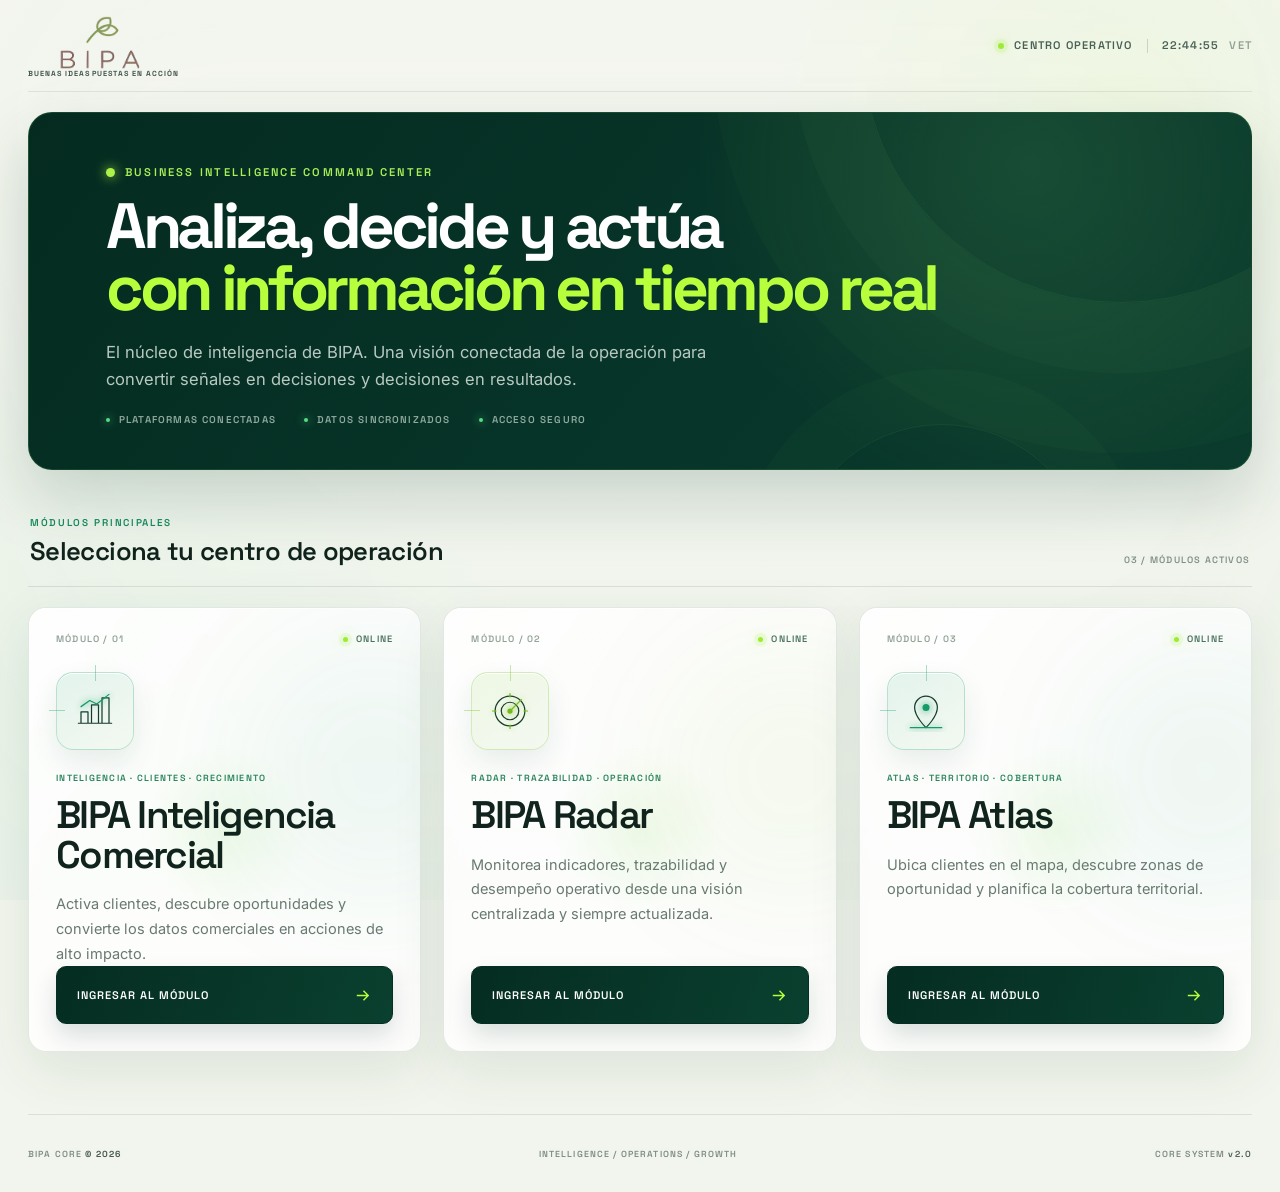
<file: index.html>
<!DOCTYPE html>
<html lang="es">
<head>
  <meta charset="UTF-8"><meta name="viewport" content="width=device-width,initial-scale=1">
  <meta name="theme-color" content="#080b12">
  <meta name="description" content="BIPA Core — Centro de comando e inteligencia para la operación de BIPA.">
  <title>BIPA Core — Command Center</title>
  <link rel="preconnect" href="https://fonts.googleapis.com"><link rel="preconnect" href="https://fonts.gstatic.com" crossorigin>
  <link href="https://fonts.googleapis.com/css2?family=Inter:wght@400;500;600;700;800&family=Space+Grotesk:wght@500;600;700&display=swap" rel="stylesheet">
  <link rel="stylesheet" href="styles.css">
</head>
<body>
  <a class="skip-link" href="#apps">Saltar a las aplicaciones</a>
  <div class="environment" aria-hidden="true">
    <!-- Para usar video propio, reemplaza el canvas por:
    <video class="background-video" autoplay muted loop playsinline poster="poster.webp">
      <source src="command-center.webm" type="video/webm"><source src="command-center.mp4" type="video/mp4">
    </video> -->
    <div class="environment__grid"></div><div class="environment__vignette"></div>
  </div>
  <div class="shell">
    <header class="topbar reveal" data-delay="0">
      <a class="brand" href="#" aria-label="BIPA, inicio">
        <img src="logo-bipa.png" alt="BIPA" class="brand__logo">
        <span class="brand__slogan">Buenas ideas puestas en acción</span>
      </a>
      <div class="system-state" aria-label="Estado del sistema"><span class="pulse"></span><span>Centro operativo</span><span class="divider"></span><time id="system-time">00:00:00</time><span class="zone">VET</span></div>
    </header>
    <main>
      <section class="hero" aria-labelledby="hero-title">
        <div class="hero__signal reveal" data-delay="80"><span class="signal-icon"></span>Business Intelligence Command Center</div>
        <h1 id="hero-title" class="hero__title reveal" data-delay="150">Analiza, decide y actúa<br><span>con información en tiempo real</span></h1>
        <p class="hero__copy reveal" data-delay="230">El núcleo de inteligencia de BIPA. Una visión conectada de la operación para convertir señales en decisiones y decisiones en resultados.</p>
        <div class="telemetry reveal" data-delay="300"><span><i></i> Plataformas conectadas</span><span><i></i> Datos sincronizados</span><span><i></i> Acceso seguro</span></div>
      </section>
      <section id="apps" class="portals reveal" data-delay="360" aria-labelledby="portals-title">
        <div class="section-heading"><div><p>Módulos principales</p><h2 id="portals-title">Selecciona tu centro de operación</h2></div><span>03 / MÓDULOS ACTIVOS</span></div>
        <div class="portal-grid">
          <article class="portal-card" data-accent="cyan">
            <div class="card-glow"></div><div class="card-particles"></div>
            <div class="card-top"><span>MÓDULO / 01</span><span class="status"><i></i> ONLINE</span></div>
            <div class="card-icon"><svg viewBox="0 0 48 48"><path d="M8 38V25h8v13M20 38V17h8v21M32 38V9h8v29M5 38h38"/><path class="accent" d="m8 19 10-7 8 4L40 5"/></svg></div>
            <div class="card-content"><p class="eyebrow">INTELIGENCIA · CLIENTES · CRECIMIENTO</p><h3>BIPA Inteligencia<br>Comercial</h3><p>Activa clientes, descubre oportunidades y convierte los datos comerciales en acciones de alto impacto.</p></div>
            <a class="card-cta ripple-target" href="./inteligencia/" aria-label="Abrir BIPA Inteligencia Comercial"><span>Ingresar al módulo</span><svg viewBox="0 0 20 20"><path d="M4 10h12M11 5l5 5-5 5"/></svg></a>
          </article>
          <article class="portal-card" data-accent="emerald">
            <div class="card-glow"></div><div class="card-particles"></div>
            <div class="card-top"><span>MÓDULO / 02</span><span class="status"><i></i> ONLINE</span></div>
            <div class="card-icon"><svg viewBox="0 0 48 48"><circle cx="24" cy="24" r="17"/><circle cx="24" cy="24" r="10"/><circle class="fill" cx="24" cy="24" r="3"/><path class="accent" d="M24 24 37 11M24 4v4M44 24h-4M24 44v-4M4 24h4"/></svg></div>
            <div class="card-content"><p class="eyebrow">RADAR · TRAZABILIDAD · OPERACIÓN</p><h3>BIPA Radar</h3><p>Monitorea indicadores, trazabilidad y desempeño operativo desde una visión centralizada y siempre actualizada.</p></div>
            <a class="card-cta ripple-target" href="./radar/" aria-label="Abrir BIPA Radar"><span>Ingresar al módulo</span><svg viewBox="0 0 20 20"><path d="M4 10h12M11 5l5 5-5 5"/></svg></a>
          </article>
          <article class="portal-card" data-accent="cyan">
            <div class="card-glow"></div><div class="card-particles"></div>
            <div class="card-top"><span>MÓDULO / 03</span><span class="status"><i></i> ONLINE</span></div>
            <div class="card-icon"><svg viewBox="0 0 48 48"><path d="M24 43s-13-12.5-13-23a13 13 0 0 1 26 0c0 10.5-13 23-13 23Z"/><circle class="fill" cx="24" cy="20" r="4"/><path class="accent" d="M6 43h36"/></svg></div>
            <div class="card-content"><p class="eyebrow">ATLAS · TERRITORIO · COBERTURA</p><h3>BIPA Atlas</h3><p>Ubica clientes en el mapa, descubre zonas de oportunidad y planifica la cobertura territorial.</p></div>
            <a class="card-cta ripple-target" href="./atlas/" aria-label="Abrir BIPA Atlas"><span>Ingresar al módulo</span><svg viewBox="0 0 20 20"><path d="M4 10h12M11 5l5 5-5 5"/></svg></a>
          </article>
        </div>
      </section>
    </main>
    <footer class="footer reveal" data-delay="430"><span>BIPA CORE <b>© 2026</b></span><span class="footer-center">INTELLIGENCE / OPERATIONS / GROWTH</span><span>CORE SYSTEM <i>v2.0</i></span></footer>
  </div>
  <script src="script.js"></script>
</body>
</html>
</file>
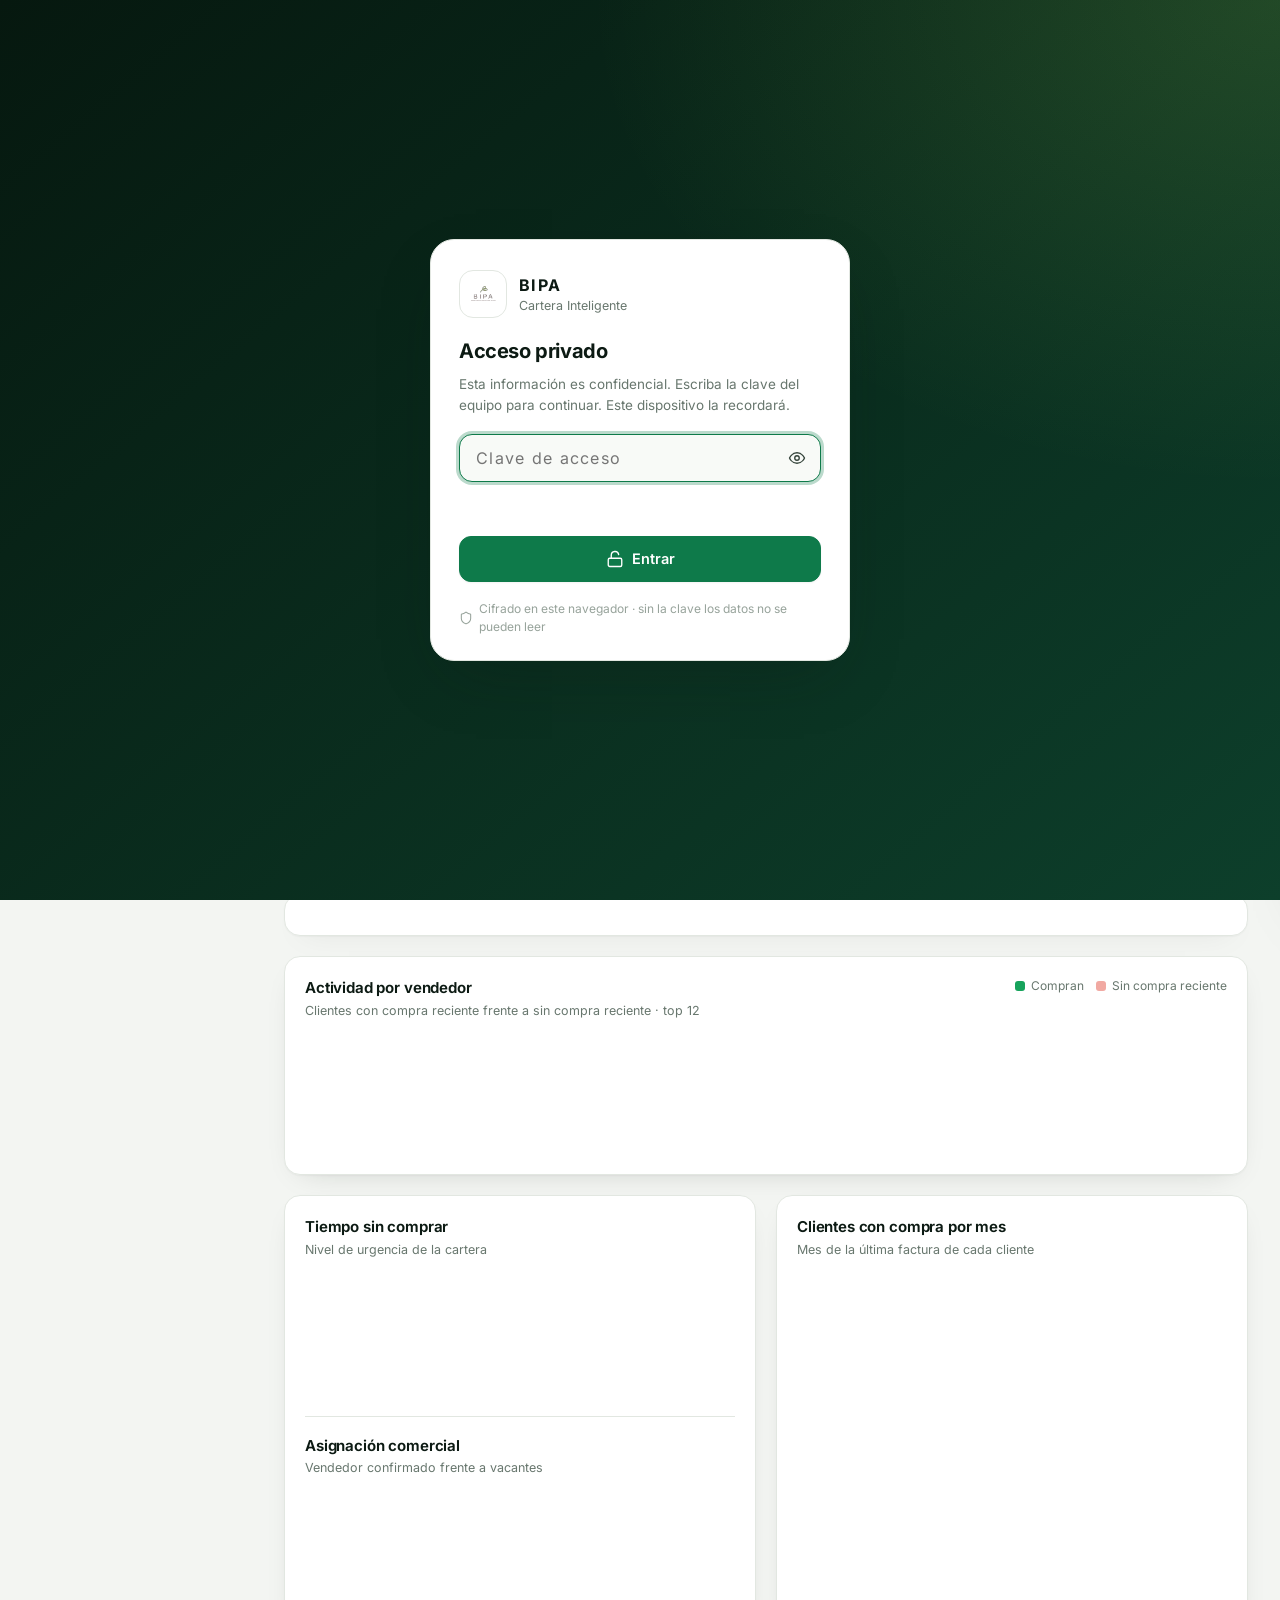
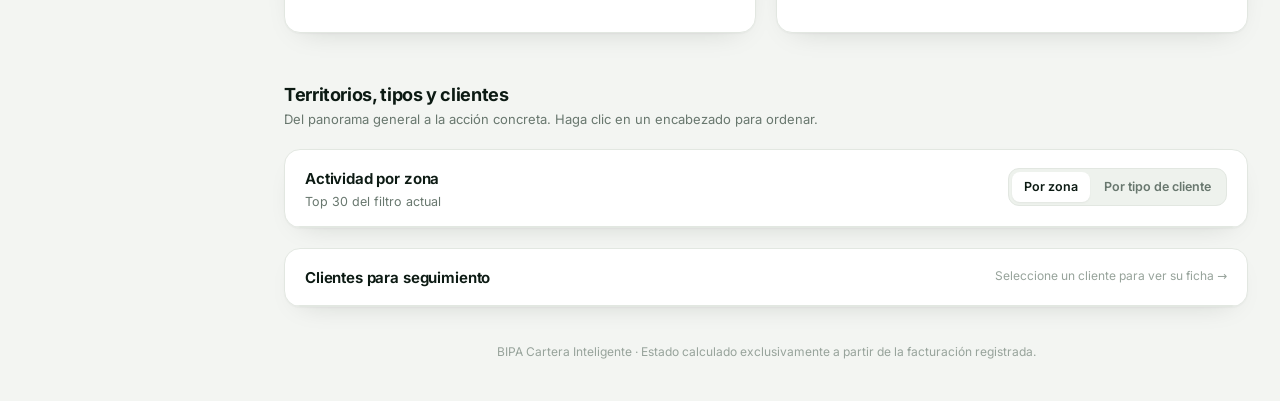
<file: inteligencia/index.html>
<!doctype html>
<html lang="es">
<head>
  <meta charset="utf-8">
  <meta name="viewport" content="width=device-width,initial-scale=1,viewport-fit=cover">
  <meta name="theme-color" content="#0b1a13">
  <meta name="robots" content="noindex,nofollow">
  <title>BIPA Cartera Inteligente</title>
  <link rel="icon" href="./logo.svg" type="image/svg+xml">
  <script>
    // Aplica el tema antes de pintar para evitar parpadeo.
    try {
      const saved = localStorage.getItem("bipa:theme");
      const dark = saved ? saved === "dark" : matchMedia("(prefers-color-scheme: dark)").matches;
      document.documentElement.dataset.theme = dark ? "dark" : "light";
    } catch { document.documentElement.dataset.theme = "light"; }
  </script>
  <script type="module" crossorigin src="./app/index-CTJWrx64.js"></script>
  <link rel="modulepreload" crossorigin href="./app/charts-DHG-3D5Z.js">
  <link rel="stylesheet" crossorigin href="./app/index-f9z8mroZ.css">
</head>
<body>
  <div class="app">
    <aside class="sidebar" aria-label="Navegación principal">
      <a class="brand" href="#" data-nav="dashboard">
        <span class="brandMark"><img src="./logo.svg" alt=""></span>
        <span class="brandText"><strong>BIPA</strong><small>Cartera Inteligente</small></span>
      </a>
      <nav class="nav">
        <span class="navLabel">Análisis</span>
        <a href="#" data-nav="dashboard"><span data-icon="dashboard"></span><span>Dashboard</span></a>
        <a href="#resumen-final" data-nav="final"><span data-icon="calendar"></span><span>Resumen final</span></a>
        <a href="#articulos" data-nav="articles"><span data-icon="package"></span><span>Artículos</span></a>
        <span class="navLabel">Acción</span>
        <a href="#enviar" data-nav="send"><span data-icon="send"></span><span>Enviar a vendedor</span><em class="navBadge" id="sendBadge"></em></a>
      </nav>
      <div class="sideFoot">
        <div class="statusCard" id="statusCard">
          <div class="statusLine"><i class="dot"></i><strong id="statusLabel">Cargando…</strong></div>
          <small id="statusDetail">Abriendo el paquete de datos</small>
          <small class="period" id="periodText"></small>
        </div>
        <div class="sideActions">
          <button class="iconButton" type="button" id="refreshBtn" data-tip="Volver a leer los datos del sitio"><span data-icon="refresh"></span></button>
          <button class="iconButton" type="button" id="themeBtn" data-tip="Cambiar tema claro / oscuro"><span data-icon="moon"></span></button>
          <button class="iconButton" type="button" id="lockBtn" data-tip="Bloquear: volver a pedir la clave en este dispositivo"><span data-icon="lock"></span></button>
        </div>
      </div>
    </aside>

    <div class="main">
      <header class="topbar">
        <div class="topTitle">
          <a class="mobileBrand" href="#" data-nav="dashboard"><img src="./logo.svg" alt="BIPA"></a>
          <div>
            <h1 id="viewTitle">Dashboard</h1>
            <p id="viewSubtitle">Salud de la cartera y dónde actuar</p>
          </div>
        </div>
        <div class="topActions">
          <button class="searchTrigger" type="button" id="paletteBtn" aria-label="Buscar">
            <span data-icon="search"></span><span class="searchText">Buscar cliente, vendedor, zona…</span><kbd>Ctrl K</kbd>
          </button>
          <button class="button ghost onlyDashboard" type="button" id="exportBtn" data-tip="Descargar los clientes del filtro actual en CSV"><span data-icon="download"></span><span class="hideSm">Exportar</span></button>
          <button class="iconButton mobileOnly" type="button" id="themeBtnMobile" aria-label="Cambiar tema"><span data-icon="moon"></span></button>
        </div>
      </header>

      <main class="content">
        <!-- ===================== DASHBOARD ===================== -->
        <section class="view" data-view="dashboard">
          <div class="filterBar card" id="filterBar">
            <div class="filterHead">
              <button class="filterToggle" type="button" id="filterToggle" aria-expanded="true"><span data-icon="filter"></span>Filtros<em id="filterCount"></em><span data-icon="chevron" class="chev"></span></button>
              <label class="searchField"><span data-icon="search"></span><input id="searchInput" type="search" placeholder="Filtrar por nombre, código, zona…" autocomplete="off"></label>
              <button class="button subtle" type="button" id="resetBtn">Limpiar</button>
            </div>
            <div class="filterGrid" id="filterGrid">
              <label class="field"><span>Vendedor</span><select id="sellerFilter"></select></label>
              <label class="field"><span>Asignación</span><select id="assignmentFilter"><option value="">Todos</option><option value="CONFIRMADO">Vendedor confirmado</option><option value="VACANTE">Vacante / por confirmar</option></select></label>
              <label class="field"><span>Zona</span><select id="zoneFilter"></select></label>
              <label class="field"><span>Tipo de cliente</span><select id="typeFilter"></select></label>
              <label class="field"><span>Tiempo sin compra</span><select id="segmentFilter"></select></label>
              <label class="field"><span>Situación</span><select id="statusFilter"><option value="">Todos</option><option value="ACTIVO">Compra reciente</option><option value="INACTIVO">Sin compra reciente</option></select></label>
              <div class="field range">
                <span>Días sin compra <b id="dayRangeLabel">0 – 365+</b></span>
                <div class="rangeBox">
                  <div class="rangeTrack"><i id="rangeFill"></i></div>
                  <input id="dayMin" type="range" min="0" max="365" value="0" aria-label="Mínimo de días sin compra">
                  <input id="dayMax" type="range" min="0" max="365" value="365" aria-label="Máximo de días sin compra">
                </div>
              </div>
            </div>
            <div class="chips" id="activeFilters"></div>
          </div>

          <div class="kpiGrid" id="kpis"></div>

          <div class="grid insightRow">
            <article class="card insight">
              <span class="eyebrow"><span data-icon="spark"></span>Conclusión automática</span>
              <h2 id="executiveHeadline">Analizando la cartera…</h2>
              <p id="executiveText"></p>
            </article>
            <article class="card rings" id="rings"></article>
          </div>

          <div class="sectionHead"><div><h2>Dónde concentrar el esfuerzo</h2><p>Prioridades del filtro actual para llamadas, visitas y recuperación.</p></div></div>
          <div class="grid highlightRow" id="highlights"></div>
          <article class="card aging" id="aging"></article>

          <div class="grid chartGrid">
            <article class="card span2">
              <div class="cardHead"><div><h3>Actividad por vendedor</h3><p>Clientes con compra reciente frente a sin compra reciente · top 12</p></div>
                <div class="legend"><span><i style="--c:var(--good)"></i>Compran</span><span><i style="--c:var(--bad-soft-strong)"></i>Sin compra reciente</span></div></div>
              <div class="chart" id="chartSellers"></div>
            </article>
            <article class="card">
              <div class="cardHead"><div><h3>Tiempo sin comprar</h3><p>Nivel de urgencia de la cartera</p></div></div>
              <div class="chart" id="chartSegments"></div>
              <div class="cardHead spaced"><div><h3>Asignación comercial</h3><p>Vendedor confirmado frente a vacantes</p></div></div>
              <div class="chart" id="chartAssignment"></div>
            </article>
            <article class="card">
              <div class="cardHead"><div><h3>Clientes con compra por mes</h3><p>Mes de la última factura de cada cliente</p></div></div>
              <div class="chart" id="chartMonths"></div>
            </article>
          </div>

          <div id="dataFeedback"></div>

          <div class="sectionHead"><div><h2>Territorios, tipos y clientes</h2><p>Del panorama general a la acción concreta. Haga clic en un encabezado para ordenar.</p></div></div>
          <article class="card flush">
            <div class="cardHead pad"><div><h3 id="groupTitle">Actividad por zona</h3><p>Top 30 del filtro actual</p></div>
              <div class="segmented" id="groupTabs" role="tablist"><button type="button" class="active" data-group="zona" role="tab">Por zona</button><button type="button" data-group="tipo_cliente" role="tab">Por tipo de cliente</button></div></div>
            <div class="tableWrap"><table id="groupTable"></table></div>
          </article>
          <article class="card flush">
            <div class="cardHead pad"><div><h3>Clientes para seguimiento</h3><p id="clientCaption"></p></div><span class="hint">Seleccione un cliente para ver su ficha →</span></div>
            <div class="tableWrap tall"><table id="clientTable" class="clickable"></table></div>
          </article>
        </section>

        <!-- ===================== ENVIAR A VENDEDOR ===================== -->
        <section class="view" data-view="send" hidden>
          <div class="toolbar card">
            <div class="toolbarText"><strong id="sendSummary">Preparando mensajes…</strong><small>Clientes confirmados sin compra en los últimos 30 días o nunca facturados.</small></div>
            <label class="field compact"><span>Vendedor</span><select id="sellerMessageFilter"><option value="">Todos los vendedores</option></select></label>
            <div class="zonePicker" id="zonePicker">
              <span class="fieldLabel">Zonas</span>
              <button class="zoneButton selectLike" type="button" id="zonePickerButton" aria-expanded="false"><span id="zonePickerLabel">Todas las zonas</span><span data-icon="chevron"></span></button>
              <div class="zonePanel" id="zonePanel" hidden>
                <label class="searchField"><span data-icon="search"></span><input id="zoneSearchInput" type="search" placeholder="Buscar zona…"></label>
                <div class="zoneOptions" id="zoneOptions"></div>
                <button class="button subtle small" type="button" id="clearSellerZones">Limpiar zonas</button>
              </div>
            </div>
            <button class="button primary" type="button" id="copyAllSellerMessages"><span data-icon="copy"></span>Copiar todos</button>
          </div>
          <div class="chips" id="selectedZoneChips"></div>
          <div class="sellerGrid" id="sellerMessages"></div>
        </section>

        <!-- ===================== RESUMEN FINAL ===================== -->
        <section class="view" data-view="final" hidden>
          <div class="toolbar card">
            <div class="toolbarText"><strong id="finalSummary">Seleccione el periodo</strong><small>Calculado con las compras registradas dentro de los meses elegidos.</small></div>
            <div class="monthChips" id="finalMonths"></div>
            <button class="button subtle" type="button" id="finalClearMonths">Ver todo</button>
          </div>
          <div class="kpiGrid" id="finalKpis"></div>
          <article class="card insight" id="finalInsight"></article>
          <article class="card">
            <div class="cardHead"><div><h3>Resultado por mes</h3><p>Venta total registrada y clientes que compraron en cada mes</p></div></div>
            <div class="chart" id="chartFinalMonths"></div>
          </article>
          <div class="grid two">
            <article class="card flush"><div class="cardHead pad"><div><h3>Resultado por vendedor</h3><p>Ranking de cartera activada y ventas</p></div></div><div class="tableWrap"><table id="finalSellerTable"></table></div></article>
            <article class="card flush"><div class="cardHead pad"><div><h3>Resultado por zona</h3><p>Dónde se concentró la facturación</p></div></div><div class="tableWrap"><table id="finalZoneTable"></table></div></article>
          </div>
          <article class="card flush"><div class="cardHead pad"><div><h3>Clientes facturados del periodo</h3><p>Clientes que compraron dentro del rango seleccionado</p></div></div><div class="tableWrap tall"><table id="finalClientTable" class="clickable"></table></div></article>
        </section>

        <!-- ===================== ARTÍCULOS ===================== -->
        <section class="view" data-view="articles" hidden>
          <div class="toolbar card">
            <div class="toolbarText"><strong id="articleSummary">Preparando artículos…</strong><small>Venta, unidades, clientes compradores y peso por producto.</small></div>
            <label class="searchField boxed"><span data-icon="search"></span><input id="articleSearchInput" type="search" placeholder="Producto o código…" autocomplete="off"></label>
            <div class="monthChips" id="articleMonths"></div>
            <button class="button subtle" type="button" id="articleClearMonths">Ver todo</button>
            <label class="switch" data-tip="FLETE es un servicio: al no registrar peso distorsiona la venta por peso y los rankings de productos."><input type="checkbox" id="articleFreight" checked>Incluir fletes</label>
          </div>
          <div id="articleEmptyState"></div>
          <div class="kpiGrid" id="articleKpis"></div>
          <div class="grid two">
            <article class="card"><div class="cardHead"><div><h3>Top artículos por venta</h3><p>Productos que más facturación generan</p></div></div><div class="chart" id="chartArtSales"></div></article>
            <article class="card"><div class="cardHead"><div><h3>Top artículos por peso</h3><p>Mayor volumen de peso registrado</p></div></div><div class="chart" id="chartArtWeight"></div></article>
            <article class="card"><div class="cardHead"><div><h3>Top artículos por unidades</h3><p>Mayor salida por cantidad</p></div></div><div class="chart" id="chartArtUnits"></div></article>
            <article class="card"><div class="cardHead"><div><h3>Venta por peso</h3><p>Ingreso por cada unidad de peso registrada</p></div></div><div class="chart" id="chartArtValue"></div></article>
          </div>
          <article class="card flush"><div class="cardHead pad"><div><h3>Ranking general de artículos</h3><p>Ordenado por venta dentro del periodo</p></div></div><div class="tableWrap tall"><table id="articleTable"></table></div></article>
        </section>

        <footer class="footer">BIPA Cartera Inteligente · Estado calculado exclusivamente a partir de la facturación registrada.</footer>
      </main>
    </div>

    <nav class="tabbar" aria-label="Navegación">
      <a href="#" data-nav="dashboard"><span data-icon="dashboard"></span><span>Inicio</span></a>
      <a href="#enviar" data-nav="send"><span data-icon="send"></span><span>Enviar</span></a>
      <a href="#resumen-final" data-nav="final"><span data-icon="calendar"></span><span>Resumen</span></a>
      <a href="#articulos" data-nav="articles"><span data-icon="package"></span><span>Artículos</span></a>
    </nav>
  </div>

  <div class="scrim" id="scrim" hidden></div>
  <aside class="drawer" id="drawer" aria-hidden="true" aria-labelledby="drawerTitle"></aside>

  <div class="palette" id="palette" hidden>
    <div class="paletteBox" role="dialog" aria-modal="true" aria-label="Buscar">
      <label class="paletteInput"><span data-icon="search"></span><input id="paletteInput" type="text" placeholder="Buscar cliente, código, vendedor, zona o vista…" autocomplete="off"><kbd>Esc</kbd></label>
      <div class="paletteResults" id="paletteResults" role="listbox"></div>
    </div>
  </div>

</body>
</html>
</file>
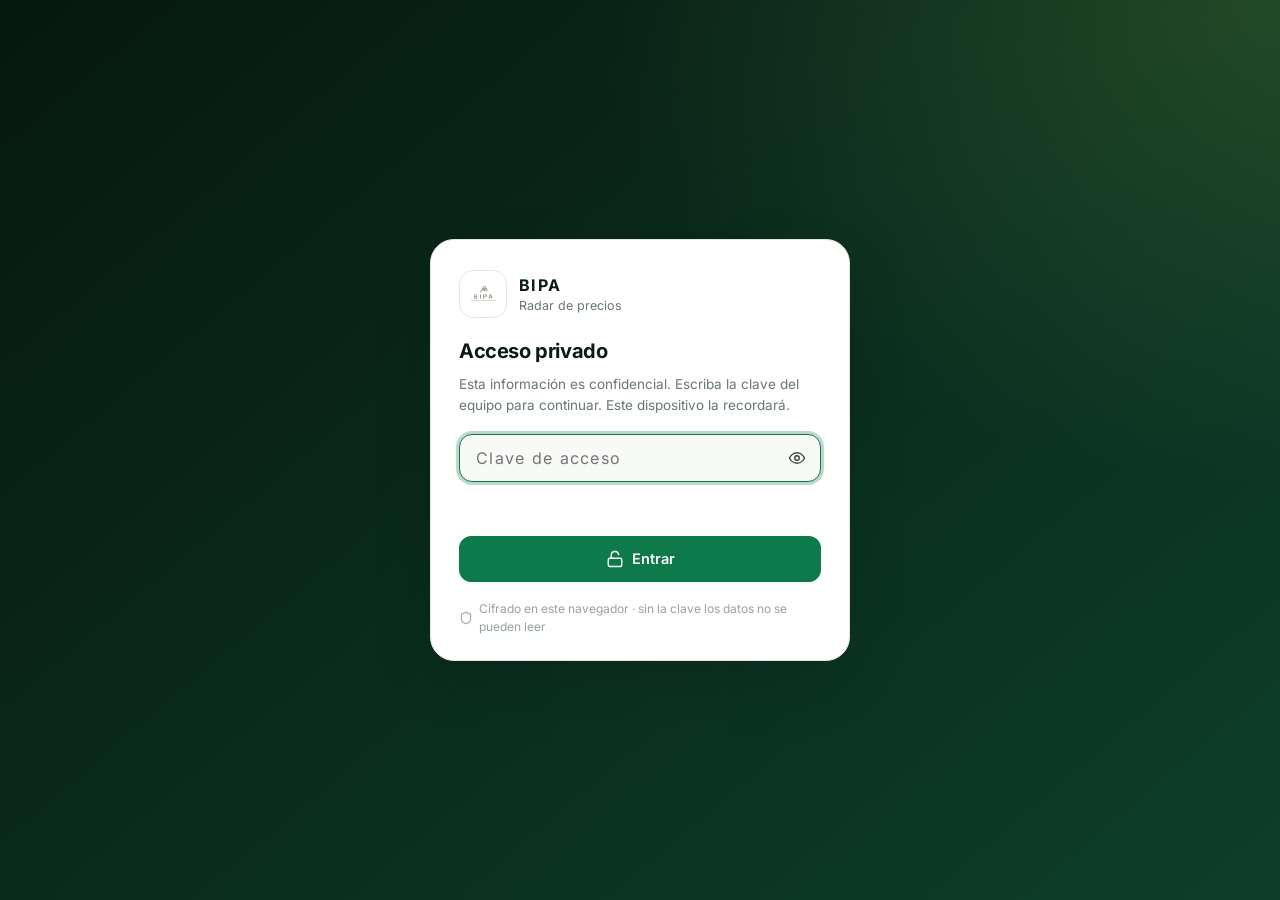
<file: radar/index.html>
<!doctype html>
<html lang="es">
<head>
  <meta charset="utf-8">
  <meta name="viewport" content="width=device-width,initial-scale=1,viewport-fit=cover">
  <meta name="theme-color" content="#0b1a13">
  <meta name="robots" content="noindex,nofollow">
  <title>BIPA Radar</title>
  <link rel="icon" href="./logo.svg" type="image/svg+xml">
  <script>
    try {
      const saved = localStorage.getItem("bipa:theme");
      const dark = saved ? saved === "dark" : matchMedia("(prefers-color-scheme: dark)").matches;
      document.documentElement.dataset.theme = dark ? "dark" : "light";
    } catch { document.documentElement.dataset.theme = "light"; }
  </script>
  <script type="module" crossorigin src="./app/index-DO8u5gsz.js"></script>
  <link rel="modulepreload" crossorigin href="./app/charts-DHG-3D5Z.js">
  <link rel="stylesheet" crossorigin href="./app/index-CDZKDYwb.css">
</head>
<body>
  <div class="app">
    <aside class="sidebar" aria-label="Navegación principal">
      <a class="brand" href="#" data-nav="summary">
        <span class="brandMark"><img src="./logo.svg" alt=""></span>
        <span class="brandText"><strong>BIPA</strong><small>Radar de precios</small></span>
      </a>
      <nav class="nav">
        <span class="navLabel">Radar</span>
        <a href="#" data-nav="summary"><span data-icon="dashboard"></span><span>Resumen</span><em class="navBadge" id="priorityBadge"></em></a>
        <a href="#analisis" data-nav="analysis"><span data-icon="barChart"></span><span>Análisis</span></a>
        <a href="#calculadora" data-nav="calculator"><span data-icon="calculator"></span><span>Calculadora</span></a>
        <a href="#metodologia" data-nav="methodology"><span data-icon="book"></span><span>Metodología</span></a>
        <span class="navLabel">Otros módulos</span>
        <div class="navLinks">
          <a href="../"><span data-icon="home" data-size="15"></span>BIPA Core</a>
          <a href="../inteligencia/"><span data-icon="users" data-size="15"></span>Inteligencia Comercial</a>
          <a href="../atlas/"><span data-icon="map" data-size="15"></span>Atlas</a>
        </div>
      </nav>
      <div class="sideFoot">
        <div class="statusCard" id="statusCard">
          <div class="statusLine"><i class="dot"></i><strong id="statusLabel">Conectando…</strong></div>
          <small id="statusDetail">Leyendo Google Sheets</small>
          <small class="period" id="periodText"></small>
        </div>
        <div class="sideActions">
          <button class="iconButton" type="button" id="refreshBtn" data-tip="Actualizar datos desde Google Sheets"><span data-icon="refresh"></span></button>
          <button class="iconButton" type="button" id="themeBtn" data-tip="Cambiar tema claro / oscuro"><span data-icon="moon"></span></button>
          <button class="iconButton" type="button" id="lockBtn" data-tip="Bloquear: volver a pedir la clave en este dispositivo"><span data-icon="lock"></span></button>
        </div>
      </div>
    </aside>

    <div class="main">
      <header class="topbar">
        <div class="topTitle">
          <a class="mobileBrand" href="#" data-nav="summary"><img src="./logo.svg" alt="BIPA"></a>
          <div>
            <h1 id="viewTitle">Resumen</h1>
            <p id="viewSubtitle">Dónde BIPA lidera en precio y qué merece atención</p>
          </div>
        </div>
        <div class="topActions">
          <button class="searchTrigger" type="button" id="paletteBtn" aria-label="Buscar">
            <span data-icon="search"></span><span class="searchText">Buscar producto, comercio, marca…</span><kbd>Ctrl K</kbd>
          </button>
          <div class="segmented" id="modeToggle" role="group" aria-label="Base de comparación">
            <button type="button" data-mode="unit" class="active">Por unidad</button>
            <button type="button" data-mode="kg">Por kilo</button>
          </div>
          <button class="iconButton mobileOnly" type="button" id="themeBtnMobile" aria-label="Cambiar tema"><span data-icon="moon"></span></button>
        </div>
      </header>

      <main class="content">
        <!-- ===================== RESUMEN ===================== -->
        <section class="view" data-view="summary">
          <div class="card filterBar">
            <div class="filterGrid">
              <label class="field"><span>Producto BIPA que se compara <i class="help" data-tip="Es el producto BIPA que sirve como punto de partida. Reúne sus artículos equivalentes de otras marcas.">i</i></span><select id="referenceFilter"></select></label>
              <label class="field"><span>Comercio</span><select id="clientFilter"></select></label>
              <label class="field"><span>Marca observada</span><select id="brandFilter"></select></label>
              <label class="field"><span>Resultado de precio <i class="help" data-tip="Por unidad compara el precio de cada presentación. Por kilo usa USD/kg y excluye artículos sin peso válido.">i</i></span><select id="statusFilter"></select></label>
            </div>
            <div class="filterFoot">
              <label class="searchField"><span data-icon="search"></span><input id="searchInput" type="search" placeholder="Buscar producto, artículo o comercio…" autocomplete="off"></label>
              <button class="button danger" type="button" id="prioritiesBtn"><span data-icon="alert"></span>Ver prioridades</button>
              <button class="button subtle" type="button" id="resetBtn">Limpiar</button>
            </div>
            <div class="segmented modeToggleSm" role="group" aria-label="Base de comparación"><button type="button" data-mode="unit" class="active">Por unidad</button><button type="button" data-mode="kg">Por kilo</button></div>
            <div class="chips" id="activeFilters"></div>
            <p class="readHint" id="readHint"></p>
          </div>

          <div class="kpiGrid" id="kpis"></div>

          <div class="grid insightRow">
            <article class="card insight">
              <span class="eyebrow"><span data-icon="spark"></span>Lectura ejecutiva</span>
              <h2 id="heroStatement">Cargando lectura ejecutiva…</h2>
              <p id="heroDetail">Preparando el panorama competitivo de BIPA.</p>
              <p class="insightMeta" id="heroMeta"></p>
            </article>
            <div class="briefList" id="briefing"></div>
          </div>

          <div class="grid marketsRow">
            <article class="card flush">
              <div class="cardHead pad"><div><h3>Productos BIPA que merecen atención</h3><p>Ordenados por diferencia competitiva. Seleccione uno para ver el fundamento.</p></div><span class="chip neutral" id="marketCount">0 visibles</span></div>
              <div class="marketList" id="marketList"></div>
            </article>
            <article class="card focusCard" id="focusCard"></article>
          </div>
        </section>

        <!-- ===================== ANÁLISIS ===================== -->
        <section class="view" data-view="analysis" hidden>
          <div class="card toolbar">
            <div class="toolbarText"><strong id="analysisTitle">Comparación equivalente</strong><small id="analysisSub">Misma selección de filtros que el Resumen.</small></div>
            <div class="chips" id="analysisChips"></div>
            <button class="button subtle" type="button" data-nav="summary"><span data-icon="filter"></span>Cambiar filtros</button>
          </div>
          <div class="grid analysisRow">
            <article class="card">
              <div class="cardHead"><div><h3 id="chartTitle">BIPA versus competidor equivalente</h3><p id="chartDescription"></p></div><span class="chip neutral" id="chartCount">0 productos</span></div>
              <div class="legend"><span><i style="--c:var(--brand)"></i>BIPA</span><span><i style="--c:var(--neutral)"></i>Competidor más económico</span></div>
              <div class="chart" id="comparisonChart"></div>
            </article>
            <div class="grid analysisSide">
              <article class="card">
                <div class="cardHead"><div><h3>Balance competitivo</h3><p>Distribución de la posición de precio de BIPA</p></div></div>
                <div class="chart" id="statusChart"></div>
              </article>
              <article class="card gapCard" id="gapCard"></article>
            </div>
          </div>
          <article class="card flush">
            <div class="cardHead pad"><div><h3>Artículos consolidados</h3><p>Cuando un artículo se repite, se conserva su mayor precio dentro del mismo comercio, producto BIPA y marca.</p></div><span class="chip neutral" id="tableCount">0 artículos</span></div>
            <div class="tableWrap tall"><table id="articleTable"></table></div>
          </article>
        </section>

        <!-- ===================== CALCULADORA ===================== -->
        <section class="view" data-view="calculator" hidden>
          <article class="card insight compact">
            <span class="eyebrow"><span data-icon="calculator"></span>Escenario de compra</span>
            <h2>Estimador de precio del proveedor</h2>
            <p>Convierte el artículo observado a precio por kilo y descuenta el porcentaje que el comercio retiene del precio de venta. Es un escenario de margen comercial, no un costo confirmado.</p>
          </article>
          <div class="grid calcRow">
            <div class="grid calcLeft">
              <article class="card">
                <span class="eyebrow">1. Selecciona el producto</span>
                <div class="calcFields">
                  <label class="field"><span>Producto BIPA que se compara</span><select id="calcReference"></select></label>
                  <label class="field"><span>Comercio <em>(opcional)</em></span><select id="calcClient"></select></label>
                  <label class="field"><span>Artículo observado</span><select id="calcProduct"></select></label>
                </div>
                <div class="formulaBox" id="calcCard"></div>
              </article>
              <article class="card">
                <div class="cardHead"><div><span class="eyebrow">2. Supuesto gerencial</span><h3>Porcentaje que retiene el comercio</h3><p>Se descuenta del precio de venta por kilo para estimar cuánto paga el comercio al proveedor.</p></div>
                  <label class="marginInput"><input id="marginInput" type="number" min="0" max="99" value="50" aria-label="Porcentaje"><span>%</span></label></div>
                <input id="marginRange" class="slider" type="range" min="0" max="90" value="50" aria-label="Porcentaje que retiene el comercio">
                <div class="presets"><button type="button" class="preset" data-margin="20">20%</button><button type="button" class="preset" data-margin="30">30%</button><button type="button" class="preset" data-margin="40">40%</button><button type="button" class="preset active" data-margin="50">50%</button></div>
              </article>
            </div>
            <div class="grid calcRight">
              <div class="calcTiles">
                <div class="calcTile"><span>Precio de venta / kg</span><b id="finished">-</b></div>
                <div class="calcTile highlight"><span>Precio estimado proveedor / kg</span><b id="supplier">-</b></div>
                <div class="calcTile"><span>Estimado media tonelada</span><b id="halfTon">-</b></div>
                <div class="calcTile"><span>Estimado una tonelada</span><b id="ton">-</b></div>
              </div>
              <article class="card"><span class="eyebrow">Cálculo transparente</span><div class="formulaBox" id="formula"></div></article>
              <article class="card"><span class="eyebrow">Margen real del comercio en productos BIPA</span><div class="formulaBox" id="clientMargin"></div></article>
            </div>
          </div>
        </section>

        <!-- ===================== METODOLOGÍA ===================== -->
        <section class="view" data-view="methodology" hidden>
          <article class="card insight compact">
            <span class="eyebrow"><span data-icon="book"></span>Metodología y auditoría</span>
            <h2>Cómo se construye cada resultado del radar</h2>
            <p>Reglas, fórmulas, límites y redondeos del sistema. Sirve para validar una comparación concreta sin modificar ningún dato de la hoja. <strong>Principio de lectura:</strong> BIPA solo se compara con competidores dentro del mismo comercio y el mismo producto BIPA de referencia; la base elegida, por unidad o por kilo, se aplica a toda la vista.</p>
          </article>
          <div class="grid two methodGrid">
            <article class="card method"><span class="eyebrow">01 · Datos de entrada</span><h3>Campos que alimentan el cálculo</h3>
              <table class="methodTable"><thead><tr><th>Campo</th><th>Uso en la plataforma</th></tr></thead><tbody><tr><td>Referencia para comparar</td><td>Producto BIPA que agrupa artículos equivalentes.</td></tr><tr><td>Cliente</td><td>Comercio donde ocurre la comparación.</td></tr><tr><td>Artículo y marca</td><td>Identifican el producto real y permiten separar BIPA de competencia.</td></tr><tr><td>Precio USD</td><td>Precio observado de venta al público.</td></tr><tr><td>Peso</td><td>Gramos de la presentación; obligatorio solo para el modo por kilo.</td></tr><tr><td>Mayorista / gran mayorista</td><td>Precios BIPA al comercio, usados únicamente en el cálculo de margen real.</td></tr></tbody></table></article>
            <article class="card method"><span class="eyebrow">02 · Consolidación</span><h3>Cómo se tratan registros repetidos</h3>
              <ol class="steps"><li><b>Clave de repetición</b><p>Se agrupa por <code>Comercio + Referencia + Artículo + Marca</code>.</p></li><li><b>Regla aplicada</b><p>Si hay varios precios para la misma clave, se conserva únicamente el <strong>precio observado más alto</strong>.</p></li><li><b>Resultado</b><p>Pantallas, gráficos, prioridades y calculadora trabajan sobre esos artículos consolidados.</p></li></ol>
              <div class="formulaLine"><code>Precio consolidado = máximo(Precio USD de la misma clave)</code></div></article>
            <article class="card method span2"><span class="eyebrow">03 · Base de comparación</span><h3>Dos maneras válidas de leer la posición de precio</h3>
              <div class="grid two"><div><div class="formulaLine"><strong>Modo por unidad</strong><br><code>Valor comparable = Precio USD observado</code></div><p class="example">Compara el precio de venta de cada presentación tal como aparece en anaquel. El peso no modifica el resultado.</p></div><div><div class="formulaLine"><strong>Modo por kilo</strong><br><code>Valor comparable = (Precio USD / Peso en gramos) × 1.000</code></div><p class="example">Ejemplo: USD 2,30 y 216 g: <strong>(2,30 / 216) × 1.000 = USD 10,6481/kg</strong>. Si el peso es 0, vacío o el precio no es positivo, ese artículo no participa en modo kilo.</p></div></div>
              <div class="callout info"><div><h3>No hay mezcla automática</h3><p>Al seleccionar “Por unidad”, todo el resumen y análisis usa precios de presentación. Al seleccionar “Por kilo”, todo usa USD/kg y excluye registros sin peso válido.</p></div></div></article>
            <article class="card method span2"><span class="eyebrow">04 · Comparación competitiva</span><h3>Cómo se obtiene BIPA versus competencia</h3>
              <ol class="steps"><li><b>Se forma una comparación válida</b><p>La llave es <code>Comercio + Referencia BIPA</code>. Nunca se cruzan comercios ni referencias diferentes.</p></li><li><b>Se elige el mejor valor de cada lado</b><p>Dentro de esa llave se toma el valor comparable BIPA más bajo y el valor comparable más bajo de todos los competidores.</p></li><li><b>Se calcula la brecha BIPA</b><p>La base siempre es el precio del competidor más económico.</p></li></ol>
              <div class="formulaLine"><code>Brecha BIPA (%) = ((Valor BIPA − Valor competidor) / Valor competidor) × 100</code></div><p class="example">Ejemplo: BIPA USD 3,20 y competidor USD 2,54. <strong>((3,20 − 2,54) / 2,54) × 100 = +26,0%</strong>. Positivo significa que BIPA está más costoso; negativo, que está más económico.</p></article>
            <article class="card method"><span class="eyebrow">05 · Estados</span><h3>Clasificación de cada comparación</h3>
              <table class="methodTable"><thead><tr><th>Resultado</th><th>Regla</th></tr></thead><tbody><tr><td>Lidera</td><td>Brecha ≤ 0%. BIPA iguala o mejora al menor competidor.</td></tr><tr><td>Competitivo</td><td>Brecha &gt; 0% y ≤ 5%.</td></tr><tr><td>Vigilancia</td><td>Brecha &gt; 5% y ≤ 15%.</td></tr><tr><td>Prioridad</td><td>Brecha &gt; 15%. Requiere revisión comercial.</td></tr><tr><td>Sin comparación</td><td>Falta BIPA o competencia con valor válido para el modo elegido.</td></tr></tbody></table></article>
            <article class="card method"><span class="eyebrow">06 · Indicadores</span><h3>Cómo se calculan los KPI</h3>
              <div class="formulaLine"><strong>BIPA en buen precio</strong><br><code>((Lidera + Competitivo) / Comparables) × 100</code></div><div class="formulaLine"><strong>Prioridades</strong><br><code>Conteo de comparables con estado Prioridad</code></div><div class="formulaLine"><strong>Brecha promedio</strong><br><code>Suma de brechas / número de comparables</code></div><p class="example">La brecha promedio es simple, no ponderada: cada comercio-referencia comparable tiene el mismo peso.</p></article>
            <article class="card method span2"><span class="eyebrow">07 · Calculadora de proveedor</span><h3>Estimación a partir del precio de venta y el margen asumido</h3><p class="example">Esta sección trabaja siempre por kilo. El porcentaje es el monto que el comercio retiene del precio de venta por kilo y se descuenta para estimar el pago al proveedor.</p>
              <div class="grid two"><div><div class="formulaLine"><strong>Precio de venta por kilo</strong><br><code>Precio venta/kg = Precio USD / (Peso en gramos / 1.000)</code></div><div class="formulaLine"><strong>Margen monetario del comercio</strong><br><code>Margen USD/kg = Precio venta/kg × (Margen % / 100)</code></div></div><div><div class="formulaLine"><strong>Precio estimado del proveedor</strong><br><code>Proveedor/kg = Precio venta/kg − Margen USD/kg</code></div><div class="formulaLine"><strong>Escala de volumen</strong><br><code>Media tonelada = Proveedor/kg × 500 · Una tonelada = Proveedor/kg × 1.000</code></div></div></div>
              <div class="callout warning"><div><h3>Alcance</h3><p>Es un escenario de margen comercial. No confirma el costo de materia prima, fabricación, empaque, logística ni la ganancia real del proveedor.</p></div></div></article>
            <article class="card method span2"><span class="eyebrow">08 · Margen del comercio en BIPA</span><h3>Margen real cuando existen precios BIPA al comercio</h3><p class="example">Solo aparece para un artículo BIPA seleccionado y requiere el precio mayorista o gran mayorista registrado en la hoja.</p>
              <div class="grid two"><div><div class="formulaLine"><strong>Ganancia por unidad</strong><br><code>Ganancia = Precio en anaquel − Precio BIPA al comercio</code></div><div class="formulaLine"><strong>Recargo sobre costo</strong><br><code>(Ganancia / Precio BIPA al comercio) × 100</code></div></div><div><div class="formulaLine"><strong>Margen sobre venta</strong><br><code>(Ganancia / Precio en anaquel) × 100</code></div><p class="example">El recargo responde cuánto se aumenta sobre el costo; el margen responde qué porcentaje del precio final queda como ganancia. No son el mismo indicador.</p></div></div></article>
            <article class="card method span2"><span class="eyebrow">09 · Validación y redondeo</span><h3>Controles que evitan resultados falsos</h3>
              <div class="accordion"><details open><summary>Datos numéricos inválidos</summary><p>Un precio vacío, no numérico o menor o igual a cero no es válido para cálculos de precio. En modo kilo, un peso vacío o menor o igual a cero también excluye el artículo.</p></details><details><summary>Precisión y visualización</summary><p>Las operaciones se realizan con la precisión completa de JavaScript. Los montos se muestran con dos decimales; las brechas y márgenes con un decimal; el KPI de BIPA en buen precio se redondea a cero decimales.</p></details><details><summary>Qué validar en la hoja antes de usar una decisión</summary><p>Confirme que comercio, referencia, artículo, marca, precio y peso correspondan a la misma observación. Para validar margen real BIPA, verifique además los campos de precio mayorista y gran mayorista.</p></details><details><summary>Qué no calcula la plataforma</summary><p>No estima demanda, inventario, promociones, impuestos, descuentos no registrados ni costos reales de producción. Compara precios observados y calcula los escenarios descritos aquí.</p></details></div></article>
          </div>
        </section>

        <footer class="footer">BIPA Radar · Comparaciones calculadas exclusivamente a partir de los precios observados registrados en la hoja.</footer>
      </main>
    </div>

    <nav class="tabbar" aria-label="Navegación">
      <a href="#" data-nav="summary"><span data-icon="dashboard"></span><span>Resumen</span></a>
      <a href="#analisis" data-nav="analysis"><span data-icon="barChart"></span><span>Análisis</span></a>
      <a href="#calculadora" data-nav="calculator"><span data-icon="calculator"></span><span>Calcular</span></a>
      <a href="#metodologia" data-nav="methodology"><span data-icon="book"></span><span>Método</span></a>
    </nav>
  </div>

  <div class="scrim" id="scrim" hidden></div>
  <aside class="drawer" id="drawer" aria-hidden="true"></aside>

  <div class="palette" id="palette" hidden>
    <div class="paletteBox" role="dialog" aria-modal="true" aria-label="Buscar">
      <label class="paletteInput"><span data-icon="search"></span><input id="paletteInput" type="text" placeholder="Buscar producto BIPA, comercio, marca, artículo o vista…" autocomplete="off"><kbd>Esc</kbd></label>
      <div class="paletteResults" id="paletteResults" role="listbox"></div>
    </div>
  </div>

</body>
</html>
</file>
<file: styles.css>
:root{color-scheme:dark;--bg:#080b12;--surface:rgba(16,23,34,.64);--line:rgba(148,181,201,.13);--text:#f4f8fb;--muted:#91a0ad;--cyan:#00d9f6;--emerald:#00f5a0;--display:"Space Grotesk","Inter",sans-serif;--body:"Inter",sans-serif}
*,*::before,*::after{box-sizing:border-box}html{scroll-behavior:smooth}body{margin:0;min-width:320px;min-height:100vh;overflow-x:hidden;color:var(--text);background:var(--bg);font-family:var(--body);-webkit-font-smoothing:antialiased}a{color:inherit}.skip-link{position:fixed;z-index:100;top:12px;left:12px;padding:10px 14px;border-radius:8px;color:#03110d;background:var(--emerald);font-weight:700;transform:translateY(-160%);transition:.2s}.skip-link:focus{transform:none}
.environment{position:fixed;inset:0;z-index:-1;overflow:hidden}#data-canvas,.background-video{width:100%;height:100%;object-fit:cover;opacity:.72}.environment::after{content:"";position:absolute;inset:0;background:radial-gradient(circle at 15% 20%,rgba(0,217,246,.08),transparent 28%),radial-gradient(circle at 82% 70%,rgba(0,245,160,.075),transparent 30%),linear-gradient(180deg,rgba(8,11,18,.54),rgba(8,11,18,.86))}.environment__grid{position:absolute;inset:0;opacity:.22;background-image:linear-gradient(rgba(88,142,157,.08) 1px,transparent 1px),linear-gradient(90deg,rgba(88,142,157,.08) 1px,transparent 1px);background-size:56px 56px;mask-image:linear-gradient(to bottom,transparent,#000 24%,#000 84%,transparent);animation:grid 25s linear infinite}.environment__vignette{position:absolute;inset:0;box-shadow:inset 0 0 220px 60px #05070c}.cursor-orb{position:absolute;width:420px;aspect-ratio:1;border-radius:50%;background:radial-gradient(circle,rgba(0,217,246,.07),transparent 68%);transform:translate(-50%,-50%);pointer-events:none}
.shell{width:min(1320px,calc(100% - 56px));min-height:100vh;margin:auto;display:flex;flex-direction:column}.topbar{min-height:104px;display:flex;align-items:center;justify-content:space-between;border-bottom:1px solid var(--line)}.brand{display:inline-flex}.brand__logo{width:clamp(170px,19vw,256px);height:auto;opacity:.94;filter:drop-shadow(0 8px 24px rgba(0,217,246,.09))}.system-state{display:flex;align-items:center;gap:10px;color:#aebbc5;font:600 .69rem/1 var(--display);letter-spacing:.11em;text-transform:uppercase}.pulse,.status i,.telemetry i{display:inline-block;width:6px;height:6px;border-radius:50%;background:var(--emerald);box-shadow:0 0 0 4px rgba(0,245,160,.08),0 0 12px var(--emerald);animation:pulse 2.2s ease-in-out infinite}.divider{height:14px;width:1px;background:rgba(120,225,235,.3);margin:0 4px}.zone{color:#60717f}main{flex:1}
.hero{padding:clamp(72px,9vw,128px) 0 clamp(58px,7vw,90px);text-align:center}.hero__signal{display:inline-flex;align-items:center;gap:10px;margin-bottom:27px;color:#9bb0bc;font:600 .7rem/1 var(--display);letter-spacing:.2em;text-transform:uppercase}.signal-icon{width:18px;height:18px;border:1px solid rgba(0,217,246,.38);border-radius:50%;box-shadow:inset 0 0 10px rgba(0,217,246,.2),0 0 14px rgba(0,217,246,.12);position:relative}.signal-icon::after{content:"";position:absolute;inset:5px;border-radius:50%;background:var(--cyan);box-shadow:0 0 8px var(--cyan)}.hero__title{margin:0 auto;max-width:1100px;font:700 clamp(2.8rem,6.1vw,6.25rem)/.97 var(--display);letter-spacing:-.065em;text-wrap:balance}.hero__title span{color:transparent;background:linear-gradient(90deg,#efffff 0%,#4cf0e2 32%,#02cfe9 58%,#00f5a0 85%,#efffff 100%);background-size:240% auto;-webkit-background-clip:text;background-clip:text;animation:flow 8s linear infinite;filter:drop-shadow(0 0 24px rgba(0,217,246,.1))}.hero__copy{max-width:700px;margin:28px auto 0;color:var(--muted);font-size:clamp(.98rem,1.3vw,1.12rem);line-height:1.75}.telemetry{display:flex;justify-content:center;flex-wrap:wrap;gap:12px 28px;margin-top:34px;color:#667784;font:600 .62rem/1 var(--display);letter-spacing:.12em;text-transform:uppercase}.telemetry span{display:flex;align-items:center;gap:9px}.telemetry i{width:4px;height:4px;box-shadow:0 0 8px var(--emerald)}
.portals{padding-bottom:88px}.section-heading{display:flex;align-items:end;justify-content:space-between;padding:0 2px 21px;border-bottom:1px solid var(--line)}.section-heading p{margin:0 0 9px;color:var(--cyan);font:600 .62rem/1 var(--display);letter-spacing:.17em;text-transform:uppercase}.section-heading h2{margin:0;font:600 clamp(1.25rem,2vw,1.65rem)/1.1 var(--display);letter-spacing:-.025em}.section-heading>span{color:#52616d;font:600 .58rem/1 var(--display);letter-spacing:.13em}.portal-grid{display:grid;grid-template-columns:repeat(2,minmax(0,1fr));gap:20px;margin-top:20px;perspective:1200px}
.portal-card{--accent:var(--cyan);--mx:50%;--my:50%;position:relative;min-height:510px;padding:27px;display:flex;flex-direction:column;overflow:hidden;border:1px solid rgba(136,188,204,.16);border-radius:18px;background:radial-gradient(circle at var(--mx) var(--my),color-mix(in srgb,var(--accent) 12%,transparent),transparent 28%),linear-gradient(145deg,rgba(20,29,42,.72),rgba(10,15,23,.88));box-shadow:0 30px 80px rgba(0,0,0,.24),inset 0 1px rgba(255,255,255,.025);backdrop-filter:blur(22px) saturate(125%);transform-style:preserve-3d;transition:transform .16s ease-out,border-color .4s,box-shadow .4s;will-change:transform}.portal-card[data-accent=emerald]{--accent:var(--emerald)}.portal-card::before{content:"";position:absolute;inset:-1px;border-radius:inherit;padding:1px;opacity:0;background:conic-gradient(from var(--angle),transparent 15%,var(--accent),transparent 34%);mask:linear-gradient(#000 0 0) content-box exclude,linear-gradient(#000 0 0);transition:opacity .35s;animation:border 5s linear infinite;pointer-events:none}.portal-card::after{content:"";position:absolute;inset:0;background:linear-gradient(125deg,rgba(255,255,255,.035),transparent 30%);pointer-events:none}.portal-card:hover,.portal-card:focus-within{border-color:color-mix(in srgb,var(--accent) 34%,transparent);box-shadow:0 42px 90px rgba(0,0,0,.42),0 0 44px color-mix(in srgb,var(--accent) 9%,transparent),inset 0 1px rgba(255,255,255,.05)}.portal-card:hover::before,.portal-card:focus-within::before{opacity:1}.card-glow{position:absolute;width:250px;height:250px;right:-80px;top:38px;border-radius:50%;background:var(--accent);filter:blur(105px);opacity:.065;transition:.4s}.portal-card:hover .card-glow{opacity:.15}.card-particles{position:absolute;inset:0;pointer-events:none}.particle{position:absolute;width:3px;height:3px;border-radius:50%;background:var(--accent);box-shadow:0 0 9px var(--accent);animation:particle .8s ease-out forwards}.card-top{position:relative;z-index:2;display:flex;justify-content:space-between;align-items:center;color:#61717d;font:600 .58rem/1 var(--display);letter-spacing:.13em}.status{display:flex;align-items:center;gap:8px;color:#758b94}.status i{width:5px;height:5px}
.card-icon{position:relative;z-index:2;width:78px;height:78px;margin-top:38px;display:grid;place-items:center;border:1px solid color-mix(in srgb,var(--accent) 24%,transparent);border-radius:17px;color:#b6cbd5;background:linear-gradient(145deg,color-mix(in srgb,var(--accent) 11%,transparent),rgba(11,18,27,.6));box-shadow:inset 0 1px rgba(255,255,255,.05),0 12px 35px rgba(0,0,0,.2);transform:translateZ(28px)}.card-icon::before,.card-icon::after{content:"";position:absolute;background:var(--accent);opacity:.35}.card-icon::before{width:16px;height:1px;left:-8px}.card-icon::after{width:1px;height:16px;top:-8px}.card-icon svg{width:42px;fill:none;stroke:currentColor;stroke-width:1.4;stroke-linecap:round;stroke-linejoin:round}.card-icon .accent{stroke:var(--accent);filter:drop-shadow(0 0 4px var(--accent))}.card-icon .fill{fill:var(--accent);stroke:none;filter:drop-shadow(0 0 5px var(--accent))}.card-content{position:relative;z-index:2;margin-top:31px;transform:translateZ(18px)}.card-content .eyebrow{margin:0 0 12px;color:color-mix(in srgb,var(--accent) 72%,white);font:600 .56rem/1 var(--display);letter-spacing:.14em}.card-content h3{margin:0;font:600 clamp(1.75rem,3vw,2.7rem)/1.03 var(--display);letter-spacing:-.045em}.card-content>p:last-child{max-width:49ch;margin:18px 0 0;color:#84939f;font-size:.91rem;line-height:1.7}
.card-cta{position:relative;z-index:3;min-height:58px;margin-top:auto;padding:0 20px;display:flex;justify-content:space-between;align-items:center;overflow:hidden;border:1px solid color-mix(in srgb,var(--accent) 28%,transparent);border-radius:10px;color:#eaffff;background:linear-gradient(90deg,color-mix(in srgb,var(--accent) 10%,rgba(10,17,25,.8)),rgba(10,17,25,.55));font:600 .69rem/1 var(--display);letter-spacing:.09em;text-decoration:none;text-transform:uppercase;transition:.3s}.card-cta::before{content:"";position:absolute;inset:0;background:linear-gradient(90deg,transparent,color-mix(in srgb,var(--accent) 16%,transparent),transparent);transform:translateX(-110%);transition:.55s}.card-cta:hover{border-color:color-mix(in srgb,var(--accent) 68%,transparent);background:color-mix(in srgb,var(--accent) 15%,rgba(10,17,25,.8));box-shadow:0 0 28px color-mix(in srgb,var(--accent) 13%,transparent);transform:translateY(-2px)}.card-cta:hover::before{transform:translateX(110%)}.card-cta svg{width:19px;fill:none;stroke:var(--accent);stroke-width:1.5;transition:.3s}.card-cta:hover svg{transform:translateX(4px)}.card-cta:focus-visible{outline:2px solid var(--accent);outline-offset:4px}.ripple{position:absolute;border-radius:50%;background:color-mix(in srgb,var(--accent) 35%,white);transform:scale(0);opacity:.42;animation:ripple .65s ease-out;pointer-events:none}
.footer{min-height:78px;display:flex;align-items:center;justify-content:space-between;border-top:1px solid var(--line);color:#4f5d68;font:600 .55rem/1 var(--display);letter-spacing:.13em}.footer b,.footer i{color:#7c8d98;font-style:normal}.reveal{opacity:0;transform:translateY(18px)}.reveal.visible{opacity:1;transform:none;transition:opacity .85s cubic-bezier(.2,.75,.2,1),transform .85s cubic-bezier(.2,.75,.2,1);transition-delay:var(--delay)}
@property --angle{syntax:"<angle>";initial-value:0deg;inherits:false}@keyframes border{to{--angle:360deg}}@keyframes pulse{50%{opacity:.4;transform:scale(.8)}}@keyframes flow{to{background-position:240% center}}@keyframes grid{to{background-position:56px 56px}}@keyframes ripple{to{transform:scale(3.2);opacity:0}}@keyframes particle{to{opacity:0;transform:translate(var(--tx),var(--ty)) scale(.1)}}
@media(max-width:820px){.shell{width:min(100% - 30px,680px)}.topbar{min-height:84px}.system-state>span:not(.pulse):not(.zone),.divider{display:none}.hero{padding-top:70px}.hero__title br{display:none}.portal-grid{grid-template-columns:1fr}.portal-card{min-height:480px}.footer-center{display:none}}
@media(max-width:520px){.shell{width:min(100% - 22px,480px)}.brand__logo{width:156px}.system-state{font-size:.59rem;gap:7px}.hero{padding:58px 0 54px}.hero__signal{font-size:.56rem;letter-spacing:.13em}.hero__title{font-size:clamp(2.35rem,12.5vw,3.5rem);line-height:1.02}.hero__title br{display:block}.hero__copy{font-size:.92rem}.telemetry{display:none}.section-heading>span{display:none}.portal-card{min-height:490px;padding:22px}.card-icon{margin-top:31px}.footer{font-size:.49rem}}
@media(prefers-reduced-motion:reduce){html{scroll-behavior:auto}*,*::before,*::after{animation-duration:.01ms!important;animation-iteration-count:1!important;transition-duration:.01ms!important}.portal-card{transform:none!important}}

/* Editorial enterprise theme — inspired by the BIPA commercial dashboard */
:root{--bg:#f2f5ed;--surface:rgba(255,255,255,.82);--line:rgba(10,52,38,.11);--text:#10231c;--muted:#65756d;--cyan:#1bcf83;--emerald:#b8ff3d}
body{color:var(--text);background:var(--bg)}
.environment{opacity:.58}.environment::after{background:radial-gradient(circle at 88% 12%,rgba(184,255,61,.16),transparent 26%),radial-gradient(circle at 8% 80%,rgba(27,207,131,.08),transparent 30%),linear-gradient(180deg,rgba(246,248,242,.84),rgba(235,241,232,.94))}.environment__grid{opacity:.12;background-image:linear-gradient(rgba(10,70,48,.12) 1px,transparent 1px),linear-gradient(90deg,rgba(10,70,48,.12) 1px,transparent 1px)}.environment__vignette{box-shadow:inset 0 0 180px 30px rgba(214,225,211,.48)}.cursor-orb{background:radial-gradient(circle,rgba(153,240,61,.13),transparent 68%)}
.shell{width:min(1380px,calc(100% - 56px))}.topbar{min-height:92px;border-bottom:1px solid rgba(8,48,34,.09)}.brand__logo{width:210px;filter:none}.system-state{color:#496056}.zone{color:#91a097}.divider{background:rgba(10,74,50,.18)}.pulse,.status i,.telemetry i{background:#9eea35;box-shadow:0 0 0 4px rgba(158,234,53,.13),0 0 12px rgba(158,234,53,.7)}
.hero{position:relative;margin-top:26px;padding:clamp(68px,8vw,112px) clamp(28px,7vw,100px) clamp(58px,7vw,90px);overflow:hidden;border:1px solid rgba(136,255,111,.12);border-radius:28px;background:radial-gradient(circle at 82% 15%,rgba(78,145,83,.24),transparent 32%),linear-gradient(128deg,#052b20,#073529 58%,#0a3b2d);box-shadow:0 28px 65px rgba(12,58,42,.18);text-align:left}.hero::before,.hero::after{content:"";position:absolute;border-radius:50%;border:1px solid rgba(155,255,111,.07);pointer-events:none}.hero::before{width:520px;height:520px;right:-130px;top:-330px;box-shadow:0 0 0 70px rgba(155,255,111,.025),0 0 0 150px rgba(155,255,111,.018)}.hero::after{width:300px;height:300px;right:13%;bottom:-255px;box-shadow:0 0 0 55px rgba(155,255,111,.02)}.hero__signal{position:relative;z-index:1;margin-bottom:26px;color:#a8ef58}.signal-icon{width:9px;height:9px;border:0;background:#adf248;box-shadow:0 0 12px #a9f342}.signal-icon::after{display:none}.hero__title{position:relative;z-index:1;max-width:1000px;margin:0;color:#fff;font-size:clamp(2.7rem,5.8vw,6rem);letter-spacing:-.067em;text-wrap:balance}.hero__title span{color:#b7ff3c;background:none;-webkit-text-fill-color:#b7ff3c;filter:none;animation:none}.hero__copy{position:relative;z-index:1;max-width:690px;margin:27px 0 0;color:#b8c9c1}.telemetry{position:relative;z-index:1;justify-content:flex-start;color:#91aaa0}.telemetry i{background:#57dc85;box-shadow:0 0 8px #57dc85}
.portals{padding-top:76px}.section-heading{border-bottom-color:rgba(8,48,34,.11)}.section-heading p{color:#168a5c}.section-heading h2{color:#10231c}.section-heading>span{color:#809087}.portal-grid{gap:22px}
.portal-card{border:1px solid rgba(9,55,39,.11);background:radial-gradient(circle at var(--mx) var(--my),rgba(132,222,92,.12),transparent 29%),rgba(255,255,255,.82);box-shadow:0 18px 55px rgba(25,65,47,.09),inset 0 1px rgba(255,255,255,.9);backdrop-filter:blur(20px);--accent:#159b67}.portal-card[data-accent=emerald]{--accent:#73bb1c}.portal-card:hover,.portal-card:focus-within{border-color:rgba(51,145,92,.28);box-shadow:0 30px 70px rgba(25,65,47,.15),0 0 34px rgba(139,222,71,.08),inset 0 1px #fff}.portal-card::after{background:linear-gradient(125deg,rgba(255,255,255,.55),transparent 30%)}.card-top{color:#91a097}.status{color:#4a725f}.card-icon{color:#163a2c;border-color:color-mix(in srgb,var(--accent) 24%,transparent);background:linear-gradient(145deg,color-mix(in srgb,var(--accent) 12%,white),rgba(242,248,239,.88));box-shadow:inset 0 1px #fff,0 12px 28px rgba(17,78,50,.09)}.card-content .eyebrow{color:#28835c}.card-content h3{color:#10231c}.card-content>p:last-child{color:#697a71}.card-cta{color:#fff;border-color:#062f23;background:linear-gradient(110deg,#052d21,#0a402f);box-shadow:0 12px 24px rgba(5,45,33,.14)}.card-cta:hover{border-color:#79ca27;background:linear-gradient(110deg,#073a2b,#116044);box-shadow:0 16px 30px rgba(13,83,57,.22)}.card-cta svg{stroke:#b5ff3b}.footer{border-top-color:rgba(8,48,34,.1);color:#7d8c84}.footer b,.footer i{color:#465a50}
@media(max-width:820px){.hero{padding-left:clamp(24px,7vw,48px);padding-right:clamp(24px,7vw,48px)}.system-state{color:#51665c}}
@media(max-width:520px){.shell{width:min(100% - 22px,480px)}.brand__logo{width:145px}.hero{margin-top:16px;padding:52px 23px 48px;border-radius:22px}.hero__title{font-size:clamp(2.25rem,11.8vw,3.4rem)}.portals{padding-top:56px}.portal-card{background:rgba(255,255,255,.88)}}

/* Performance and compact-layout pass */
.environment{opacity:.44}.environment__grid{animation:none}.cursor-orb{display:none}
.brand{display:flex;flex-direction:column;align-items:center;gap:0;text-decoration:none}.brand__logo{width:112px;height:62px;object-fit:contain}.brand__slogan{margin-top:-5px;color:#43564d;font:700 .46rem/1 var(--display);letter-spacing:.13em;text-transform:uppercase;white-space:nowrap}
.hero{margin-top:20px;padding:48px clamp(30px,6vw,78px) 44px;border-radius:24px}.hero__signal{margin-bottom:18px}.hero__title{max-width:970px;font-size:clamp(2.55rem,5vw,5rem);line-height:.96}.hero__copy{max-width:650px;margin-top:20px;line-height:1.62}.telemetry{margin-top:22px}.portals{padding-top:48px;padding-bottom:62px}
.portal-card{min-height:430px;backdrop-filter:none;will-change:auto;transition:border-color .25s ease,box-shadow .25s ease}.portal-card::before{animation:none;background:linear-gradient(115deg,transparent 25%,color-mix(in srgb,var(--accent) 44%,transparent),transparent 76%)}.portal-card:hover{transform:translateY(-3px)!important}.card-icon{margin-top:28px}.card-content{margin-top:24px}.card-glow{filter:blur(70px)}
@media(max-width:820px){.hero{padding-top:45px;padding-bottom:42px}.hero__title{font-size:clamp(2.4rem,7.5vw,4rem)}.portal-card{min-height:420px}}
@media(max-width:520px){.topbar{min-height:76px}.brand__logo{width:82px;height:46px}.brand__slogan{margin-top:-2px;font-size:.36rem;letter-spacing:.09em}.hero{padding:38px 22px 36px}.hero__signal{margin-bottom:16px}.hero__title{font-size:clamp(2.05rem,10.7vw,3rem);line-height:1}.hero__copy{margin-top:18px;font-size:.88rem;line-height:1.55}.portals{padding-top:42px}.portal-card{min-height:410px}.card-icon{margin-top:24px}.card-content{margin-top:21px}}

/* Unificación: tres módulos en la cuadrícula */
@media (min-width:980px){.portal-grid{grid-template-columns:repeat(3,minmax(0,1fr))}}
</file>
<file: inteligencia/app/index-f9z8mroZ.css>
@font-face{font-family:Inter Variable;font-style:normal;font-display:swap;font-weight:100 900;src:url(./inter-cyrillic-ext-wght-normal-BOeWTOD4.woff2) format("woff2-variations");unicode-range:U+0460-052F,U+1C80-1C8A,U+20B4,U+2DE0-2DFF,U+A640-A69F,U+FE2E-FE2F}@font-face{font-family:Inter Variable;font-style:normal;font-display:swap;font-weight:100 900;src:url(./inter-cyrillic-wght-normal-DqGufNeO.woff2) format("woff2-variations");unicode-range:U+0301,U+0400-045F,U+0490-0491,U+04B0-04B1,U+2116}@font-face{font-family:Inter Variable;font-style:normal;font-display:swap;font-weight:100 900;src:url(./inter-greek-ext-wght-normal-DlzME5K_.woff2) format("woff2-variations");unicode-range:U+1F00-1FFF}@font-face{font-family:Inter Variable;font-style:normal;font-display:swap;font-weight:100 900;src:url(./inter-greek-wght-normal-CkhJZR-_.woff2) format("woff2-variations");unicode-range:U+0370-0377,U+037A-037F,U+0384-038A,U+038C,U+038E-03A1,U+03A3-03FF}@font-face{font-family:Inter Variable;font-style:normal;font-display:swap;font-weight:100 900;src:url(./inter-vietnamese-wght-normal-CBcvBZtf.woff2) format("woff2-variations");unicode-range:U+0102-0103,U+0110-0111,U+0128-0129,U+0168-0169,U+01A0-01A1,U+01AF-01B0,U+0300-0301,U+0303-0304,U+0308-0309,U+0323,U+0329,U+1EA0-1EF9,U+20AB}@font-face{font-family:Inter Variable;font-style:normal;font-display:swap;font-weight:100 900;src:url(./inter-latin-ext-wght-normal-DO1Apj_S.woff2) format("woff2-variations");unicode-range:U+0100-02BA,U+02BD-02C5,U+02C7-02CC,U+02CE-02D7,U+02DD-02FF,U+0304,U+0308,U+0329,U+1D00-1DBF,U+1E00-1E9F,U+1EF2-1EFF,U+2020,U+20A0-20AB,U+20AD-20C0,U+2113,U+2C60-2C7F,U+A720-A7FF}@font-face{font-family:Inter Variable;font-style:normal;font-display:swap;font-weight:100 900;src:url(./inter-latin-wght-normal-Dx4kXJAl.woff2) format("woff2-variations");unicode-range:U+0000-00FF,U+0131,U+0152-0153,U+02BB-02BC,U+02C6,U+02DA,U+02DC,U+0304,U+0308,U+0329,U+2000-206F,U+20AC,U+2122,U+2191,U+2193,U+2212,U+2215,U+FEFF,U+FFFD}:root{--font: "Inter Variable", "Inter", system-ui, -apple-system, "Segoe UI", sans-serif;--bg: #f3f5f2;--surface: #ffffff;--surface-2: #f8faf7;--surface-3: #eef2ed;--border: #e2e7e1;--border-strong: #cfd7ce;--text: #0c1a13;--text-2: #334239;--muted: #68776e;--faint: #97a39b;--brand: #0e7a4a;--brand-strong: #0a5c37;--brand-ink: #ffffff;--brand-soft: #e3f3ea;--lime: #b7f45d;--hero-1: #06180f;--hero-2: #0d3f2b;--good: #17a35c;--good-soft: #e2f5ea;--warn: #c98a06;--warn-soft: #fdf3dc;--orange: #e2701c;--orange-soft: #fdeede;--bad: #d9443b;--bad-soft: #fde8e6;--bad-soft-strong: #f1a9a2;--neutral: #8b9891;--neutral-soft: #edf0ee;--chart-grid: #eef2ee;--radius-lg: 20px;--radius: 16px;--radius-sm: 11px;--shadow-sm: 0 1px 2px rgba(12, 26, 19, .05);--shadow: 0 1px 2px rgba(12, 26, 19, .04), 0 10px 30px -18px rgba(12, 26, 19, .22);--shadow-lg: 0 24px 64px -24px rgba(12, 26, 19, .35);--ring: 0 0 0 3px color-mix(in srgb, var(--brand) 28%, transparent);--ease: cubic-bezier(.2, .8, .2, 1);color-scheme:light}:root[data-theme=dark]{--bg: #070c09;--surface: #0e1511;--surface-2: #121b16;--surface-3: #17221c;--border: #1d2a23;--border-strong: #2a3a31;--text: #e8f0ea;--text-2: #bccac1;--muted: #86968c;--faint: #5d6c63;--brand: #2fc77e;--brand-strong: #58d897;--brand-ink: #04130b;--brand-soft: rgba(47, 199, 126, .13);--hero-1: #06120c;--hero-2: #0c3524;--good: #34c47a;--good-soft: rgba(52, 196, 122, .14);--warn: #e3a91f;--warn-soft: rgba(227, 169, 31, .14);--orange: #f08a3c;--orange-soft: rgba(240, 138, 60, .14);--bad: #f06a61;--bad-soft: rgba(240, 106, 97, .14);--bad-soft-strong: #7a3a35;--neutral: #7c8a82;--neutral-soft: rgba(124, 138, 130, .16);--chart-grid: #16211b;--shadow-sm: 0 1px 2px rgba(0, 0, 0, .4);--shadow: 0 1px 2px rgba(0, 0, 0, .35), 0 12px 32px -18px rgba(0, 0, 0, .7);--shadow-lg: 0 24px 64px -20px rgba(0, 0, 0, .8);color-scheme:dark}*,*:before,*:after{box-sizing:border-box}html{-webkit-text-size-adjust:100%}body{margin:0;background:var(--bg);color:var(--text);font-family:var(--font);font-size:14px;line-height:1.5;font-feature-settings:"cv11","ss01","ss03";-webkit-font-smoothing:antialiased;text-rendering:optimizeLegibility}h1,h2,h3,p{margin:0}a{color:inherit;text-decoration:none}button,input,select,textarea{font:inherit;color:inherit}button{cursor:pointer}[hidden]{display:none!important}.icon{flex:none;display:block}[data-icon]{display:inline-flex}.num,.tabular,strong{font-variant-numeric:tabular-nums}:focus-visible{outline:none;box-shadow:var(--ring);border-radius:8px}::selection{background:color-mix(in srgb,var(--brand) 25%,transparent)}.app{display:grid;grid-template-columns:252px minmax(0,1fr);min-height:100vh}.sidebar{position:sticky;top:0;height:100vh;display:flex;flex-direction:column;gap:22px;padding:20px 14px 16px;background:var(--surface);border-right:1px solid var(--border)}.brand{display:flex;align-items:center;gap:11px;padding:4px 8px}.brandMark{display:grid;place-items:center;width:40px;height:40px;border-radius:12px;background:#fff;border:1px solid var(--border);overflow:hidden}.brandMark img{width:34px;height:34px;object-fit:contain}.brandText strong{display:block;font-size:15px;letter-spacing:.08em}.brandText small{display:block;color:var(--muted);font-size:12px;margin-top:-2px}.nav{display:flex;flex-direction:column;gap:2px}.navLabel{padding:14px 12px 6px;color:var(--faint);font-size:11px;font-weight:600;letter-spacing:.08em;text-transform:uppercase}.nav a{position:relative;display:flex;align-items:center;gap:11px;padding:9px 12px;border-radius:10px;color:var(--text-2);font-weight:500;transition:background .15s,color .15s}.nav a:hover{background:var(--surface-3);color:var(--text)}.nav a.active{background:var(--brand-soft);color:var(--brand-strong);font-weight:600}:root[data-theme=dark] .nav a.active{color:var(--brand)}.nav a.active:before{content:"";position:absolute;left:-14px;top:9px;bottom:9px;width:3px;border-radius:0 3px 3px 0;background:var(--brand)}.navBadge{margin-left:auto;min-width:22px;padding:1px 7px;border-radius:99px;background:var(--orange-soft);color:var(--orange);font-size:11.5px;font-style:normal;font-weight:700;text-align:center}.navBadge:empty{display:none}.navLinks{display:grid;gap:2px;padding:0 4px}.navLinks a{display:flex;align-items:center;gap:9px;padding:7px 8px;border-radius:9px;color:var(--muted);font-size:12.5px;font-weight:500}.navLinks a:hover{background:var(--surface-3);color:var(--text)}.sideFoot{margin-top:auto;display:grid;gap:10px}.statusCard{padding:12px 13px;border:1px solid var(--border);border-radius:14px;background:var(--surface-2);display:grid;gap:2px}.statusLine{display:flex;align-items:center;gap:8px;font-size:13px}.statusCard small{color:var(--muted);font-size:12px;line-height:1.35}.statusCard .period{color:var(--text-2);font-weight:500;margin-top:4px}.dot{width:8px;height:8px;border-radius:50%;background:var(--neutral);flex:none}.status-live .dot{background:var(--good);box-shadow:0 0 0 4px var(--good-soft);animation:pulse 2.4s infinite}.status-loading .dot{background:var(--warn);animation:blink 1s infinite}.status-cached .dot{background:var(--warn)}.status-error .dot{background:var(--bad)}@keyframes pulse{50%{box-shadow:0 0 0 7px transparent}}@keyframes blink{50%{opacity:.35}}.sideActions{display:flex;gap:8px}.main{min-width:0;display:flex;flex-direction:column}.topbar{position:sticky;top:0;z-index:30;display:flex;align-items:center;justify-content:space-between;gap:16px;padding:14px 32px;background:color-mix(in srgb,var(--bg) 82%,transparent);backdrop-filter:saturate(1.4) blur(14px);-webkit-backdrop-filter:saturate(1.4) blur(14px);border-bottom:1px solid color-mix(in srgb,var(--border) 70%,transparent)}.topTitle{display:flex;align-items:center;gap:12px;min-width:0}.topTitle h1{font-size:20px;font-weight:700;letter-spacing:-.02em}.topTitle p{color:var(--muted);font-size:13px;white-space:nowrap;overflow:hidden;text-overflow:ellipsis}.mobileBrand{display:none}.topActions{display:flex;align-items:center;gap:10px}.content{width:100%;max-width:1480px;margin:0 auto;padding:24px 32px 40px;display:grid;gap:20px}.view{display:grid;gap:20px;min-width:0;animation:viewIn .35s var(--ease)}@keyframes viewIn{0%{opacity:0;transform:translateY(6px)}}.grid{display:grid;gap:20px;min-width:0}.grid.two{grid-template-columns:repeat(2,minmax(0,1fr))}.grid.three{grid-template-columns:repeat(3,minmax(0,1fr))}.footer{color:var(--faint);font-size:12px;text-align:center;padding:16px 0 0}.button{display:inline-flex;align-items:center;justify-content:center;gap:8px;height:38px;padding:0 14px;border-radius:11px;border:1px solid var(--border);background:var(--surface);color:var(--text);font-weight:600;font-size:13.5px;white-space:nowrap;box-shadow:var(--shadow-sm);transition:background .15s,border-color .15s,transform .1s}.button:hover{background:var(--surface-2);border-color:var(--border-strong)}.button:active{transform:translateY(1px)}.button.primary{background:var(--brand);border-color:var(--brand);color:var(--brand-ink)}.button.primary:hover{background:var(--brand-strong);border-color:var(--brand-strong)}.button.subtle{background:transparent;box-shadow:none}.button.subtle:hover{background:var(--surface-3)}.button.ghost{background:var(--surface)}.button.danger{color:var(--bad);border-color:color-mix(in srgb,var(--bad) 35%,var(--border))}.button.danger:hover{background:var(--bad-soft)}.button.small{height:32px;font-size:12.5px;padding:0 11px}.button.large{height:46px;padding:0 18px;font-size:14.5px;border-radius:12px}.button:disabled{opacity:.55;pointer-events:none}.iconButton{display:grid;place-items:center;width:38px;height:38px;border-radius:11px;border:1px solid var(--border);background:var(--surface);color:var(--text-2);transition:background .15s,color .15s}.iconButton:hover{background:var(--surface-3);color:var(--text)}.iconButton.spinning .icon{animation:spin .9s linear infinite}@keyframes spin{to{transform:rotate(360deg)}}.searchTrigger{display:flex;align-items:center;gap:10px;height:38px;min-width:300px;padding:0 8px 0 12px;border:1px solid var(--border);border-radius:11px;background:var(--surface);color:var(--muted);box-shadow:var(--shadow-sm);transition:border-color .15s}.searchTrigger:hover{border-color:var(--border-strong)}.searchTrigger .searchText{flex:1;text-align:left;font-size:13.5px}kbd{padding:2px 7px;border:1px solid var(--border);border-radius:7px;background:var(--surface-2);color:var(--muted);font:600 11px/1.5 var(--font)}.field{display:grid;gap:6px;min-width:0}.field>span,.fieldLabel{color:var(--muted);font-size:12px;font-weight:600}.field b{color:var(--text);font-weight:600}.field.compact{min-width:220px}select,.selectLike{width:100%;height:38px;padding:0 34px 0 12px;border:1px solid var(--border);border-radius:10px;background:var(--surface) url("data:image/svg+xml,%3Csvg xmlns='http://www.w3.org/2000/svg' width='16' height='16' viewBox='0 0 24 24' fill='none' stroke='%2368776e' stroke-width='2' stroke-linecap='round'%3E%3Cpath d='m6 9 6 6 6-6'/%3E%3C/svg%3E") no-repeat right 11px center;-moz-appearance:none;appearance:none;-webkit-appearance:none;font-size:13.5px;text-overflow:ellipsis;transition:border-color .15s}select:hover,.selectLike:hover{border-color:var(--border-strong)}select.hasValue{border-color:color-mix(in srgb,var(--brand) 45%,var(--border));background-color:var(--brand-soft);font-weight:600}input.text{width:100%;height:38px;padding:0 12px;border:1px solid var(--border);border-radius:10px;background:var(--surface);font-size:13.5px;transition:border-color .15s}input.text:focus{outline:none;border-color:var(--brand);box-shadow:var(--ring)}input[type=range].slider{width:100%;accent-color:var(--brand)}.searchField{position:relative;display:flex;align-items:center;min-width:0}.searchField>.icon{position:absolute;left:12px;color:var(--muted);pointer-events:none}.searchField input{width:100%;height:38px;padding:0 12px 0 38px;border:1px solid var(--border);border-radius:10px;background:var(--surface);font-size:13.5px;transition:border-color .15s}.searchField input:focus{outline:none;border-color:var(--brand);box-shadow:var(--ring)}.searchField input::placeholder{color:var(--faint)}.chips{display:flex;flex-wrap:wrap;gap:8px}.chips:empty{display:none}.chip{display:inline-flex;align-items:center;gap:6px;height:28px;padding:0 10px;border-radius:99px;border:1px solid color-mix(in srgb,var(--brand) 30%,var(--border));background:var(--brand-soft);color:var(--brand-strong);font-size:12.5px;font-weight:600;white-space:nowrap}:root[data-theme=dark] .chip{color:var(--brand)}.chip .icon{opacity:.7}.chip:hover .icon{opacity:1}.chip.neutral{background:var(--surface-2);border-color:var(--border);color:var(--muted)}.segmented{display:inline-flex;padding:3px;gap:2px;border-radius:11px;background:var(--surface-3);border:1px solid var(--border)}.segmented button{height:30px;padding:0 12px;border:0;border-radius:8px;background:none;color:var(--muted);font-size:12.5px;font-weight:600;white-space:nowrap}.segmented button:hover{color:var(--text)}.segmented button.active{background:var(--surface);color:var(--text);box-shadow:var(--shadow-sm)}.switch{display:inline-flex;align-items:center;gap:9px;color:var(--text-2);font-size:13px;font-weight:600;cursor:pointer;-webkit-user-select:none;user-select:none}.switch input{-moz-appearance:none;appearance:none;-webkit-appearance:none;position:relative;width:36px;height:20px;margin:0;border-radius:99px;background:var(--border-strong);cursor:pointer;transition:background .2s}.switch input:after{content:"";position:absolute;top:2px;left:2px;width:16px;height:16px;border-radius:50%;background:#fff;box-shadow:var(--shadow-sm);transition:transform .2s var(--ease)}.switch input:checked{background:var(--brand)}.switch input:checked:after{transform:translate(16px)}.card{position:relative;min-width:0;padding:20px;background:var(--surface);border:1px solid var(--border);border-radius:var(--radius);box-shadow:var(--shadow)}.card.flush{padding:0;overflow:hidden}.cardHead{display:flex;justify-content:space-between;align-items:flex-start;gap:14px;margin-bottom:14px}.cardHead.pad{padding:18px 20px 0}.cardHead.spaced{margin-top:22px;padding-top:18px;border-top:1px solid var(--border)}.cardHead h3{font-size:15px;font-weight:650;letter-spacing:-.01em}.cardHead p{color:var(--muted);font-size:12.5px;margin-top:2px}.hint{color:var(--faint);font-size:12px;white-space:nowrap}.legend{display:flex;flex-wrap:wrap;gap:12px;color:var(--muted);font-size:12px}.legend span{display:inline-flex;align-items:center;gap:6px}.legend i{width:10px;height:10px;border-radius:3px;background:var(--c)}.sectionHead{display:flex;justify-content:space-between;align-items:flex-end;gap:16px;margin-top:8px}.sectionHead h2{font-size:18px;font-weight:700;letter-spacing:-.02em}.sectionHead p{color:var(--muted);font-size:13px;margin-top:2px}.eyebrow{display:inline-flex;align-items:center;gap:7px;color:var(--brand);font-size:12px;font-weight:700;letter-spacing:.06em;text-transform:uppercase}.chart{width:100%;min-height:120px}.toolbar{display:flex;flex-wrap:wrap;align-items:flex-end;gap:14px;padding:16px 18px}.toolbarText{flex:1 1 260px;min-width:0;display:grid;gap:2px}.toolbarText strong{font-size:15px;font-weight:650}.toolbarText small{color:var(--muted);font-size:12.5px}.kpiGrid{display:grid;grid-template-columns:repeat(4,minmax(0,1fr));gap:14px}.kpi{position:relative;overflow:hidden;padding:16px 18px 15px;background:var(--surface);border:1px solid var(--border);border-radius:var(--radius);box-shadow:var(--shadow);display:grid;gap:4px;align-content:start;transition:transform .2s var(--ease),box-shadow .2s}.kpi:hover{transform:translateY(-2px);box-shadow:var(--shadow),0 16px 34px -22px #0c1a1359}.kpiTop{display:flex;align-items:center;justify-content:space-between;gap:8px}.kpi .label{color:var(--muted);font-size:12.5px;font-weight:600}.kpiIcon{display:grid;place-items:center;width:30px;height:30px;border-radius:9px;background:var(--tone-soft, var(--surface-3));color:var(--tone, var(--text-2))}.kpi .value{font-size:27px;line-height:1.15;font-weight:700;letter-spacing:-.03em;margin-top:4px}.kpi .sub{color:var(--muted);font-size:12.5px}.kpi .sub b{color:var(--tone, var(--text));font-weight:650}.meter{height:5px;margin-top:8px;border-radius:99px;background:var(--surface-3);overflow:hidden}.meter i{display:block;height:100%;border-radius:99px;background:var(--tone, var(--brand));width:var(--w, 0%);transition:width .6s var(--ease)}.tone-good{--tone: var(--good);--tone-soft: var(--good-soft)}.tone-warn{--tone: var(--warn);--tone-soft: var(--warn-soft)}.tone-orange{--tone: var(--orange);--tone-soft: var(--orange-soft)}.tone-bad{--tone: var(--bad);--tone-soft: var(--bad-soft)}.tone-brand{--tone: var(--brand);--tone-soft: var(--brand-soft)}.tone-neutral{--tone: var(--text-2);--tone-soft: var(--surface-3)}.tone-violet{--tone: var(--violet);--tone-soft: var(--violet-soft)}.insight{display:grid;gap:10px;align-content:start;background:radial-gradient(120% 140% at 100% 0%,color-mix(in srgb,var(--lime) 16%,transparent) 0%,transparent 42%),linear-gradient(140deg,var(--hero-1),var(--hero-2));border-color:transparent;color:#eaf4ee}.insight .eyebrow{color:var(--lime)}.insight h2{font-size:22px;line-height:1.25;font-weight:700;letter-spacing:-.025em;color:#fff;max-width:60ch}.insight p{color:#b9cdc2;font-size:13.5px;line-height:1.6;max-width:90ch}.insight strong{color:#fff}.callout{display:grid;grid-template-columns:auto minmax(0,1fr) auto;gap:14px 16px;align-items:start;padding:18px 20px;border-radius:var(--radius);border:1px solid}.callout.warning{background:var(--orange-soft);border-color:color-mix(in srgb,var(--orange) 30%,transparent)}.callout.ok{background:var(--good-soft);border-color:color-mix(in srgb,var(--good) 28%,transparent)}.callout.info{background:var(--brand-soft);border-color:color-mix(in srgb,var(--brand) 28%,transparent)}.callout .kpiIcon{background:var(--surface);color:var(--tone)}.callout h3{font-size:15px;font-weight:650}.callout p{color:var(--text-2);font-size:13px;margin-top:3px}.callout>strong{font-size:18px;font-weight:700;white-space:nowrap}.callout details{grid-column:2 / -1}.callout summary{cursor:pointer;color:var(--text-2);font-size:13px;font-weight:600}.emptyState{display:grid;justify-items:center;gap:8px;padding:48px 20px;text-align:center;color:var(--muted)}.emptyState h3{color:var(--text);font-size:16px}.tableWrap{overflow:auto;max-height:460px;border-top:1px solid var(--border);margin-top:14px}.tableWrap.tall{max-height:640px}table{width:100%;border-collapse:separate;border-spacing:0;font-size:13px}thead th{position:sticky;top:0;z-index:1;padding:0;text-align:left;white-space:nowrap;background:var(--surface-2);border-bottom:1px solid var(--border)}thead th button{display:inline-flex;align-items:center;gap:4px;width:100%;padding:10px 14px;border:0;background:none;color:var(--muted);font-size:11.5px;font-weight:650;letter-spacing:.04em;text-transform:uppercase;text-align:inherit}thead th.num button{justify-content:flex-end}thead th button:hover{color:var(--text)}thead th[aria-sort=ascending] button,thead th[aria-sort=descending] button{color:var(--brand)}.sortMark{font-size:12px}tbody td{padding:11px 14px;border-bottom:1px solid var(--border);color:var(--text-2);vertical-align:middle;white-space:nowrap}tbody tr:last-child td{border-bottom:0}tbody tr{transition:background .12s}tbody tr:hover{background:var(--surface-2)}td.num,th.num{text-align:right;white-space:nowrap}td.strong,td .strong{color:var(--text);font-weight:600}td.wrap{white-space:normal;min-width:220px}table.clickable tbody tr{cursor:pointer}tbody tr.selected{background:var(--brand-soft)}.emptyRow td{padding:28px;color:var(--muted);text-align:center}.pill{display:inline-flex;align-items:center;gap:6px;padding:3px 9px;border-radius:99px;font-size:11.5px;font-weight:650;white-space:nowrap;background:var(--tone-soft);color:var(--tone)}.pill i{width:6px;height:6px;border-radius:50%;background:currentColor}.miniBar{display:inline-flex;align-items:center;gap:8px;justify-content:flex-end}.miniBar i{display:block;width:44px;height:5px;border-radius:9px;background:linear-gradient(90deg,var(--good) var(--w),var(--surface-3) var(--w))}.scrim{position:fixed;top:0;right:0;bottom:0;left:0;z-index:60;background:#040a076b;-webkit-backdrop-filter:blur(2px);backdrop-filter:blur(2px);animation:fade .2s}@keyframes fade{0%{opacity:0}}.drawer{position:fixed;z-index:61;top:0;right:0;bottom:0;width:min(480px,100vw);overflow-y:auto;background:var(--surface);border-left:1px solid var(--border);box-shadow:var(--shadow-lg);transform:translate(104%);transition:transform .32s var(--ease)}.drawer.open{transform:none}.drawerHead{position:sticky;top:0;z-index:2;padding:20px 22px 16px;background:color-mix(in srgb,var(--surface) 92%,transparent);-webkit-backdrop-filter:blur(10px);backdrop-filter:blur(10px);border-bottom:1px solid var(--border);display:grid;gap:10px}.drawerHead .row{display:flex;justify-content:space-between;align-items:flex-start;gap:12px}.drawerHead h2{font-size:18px;font-weight:700;letter-spacing:-.02em;line-height:1.3}.drawerHead small{color:var(--muted);font-size:12.5px}.pillRow{display:flex;flex-wrap:wrap;gap:6px}.drawerBody{padding:18px 22px 28px;display:grid;gap:18px}.metricGrid{display:grid;grid-template-columns:repeat(2,minmax(0,1fr));gap:1px;border-radius:14px;overflow:hidden;background:var(--border);border:1px solid var(--border)}.metricGrid div{padding:12px 14px;background:var(--surface)}.metricGrid span{display:block;color:var(--muted);font-size:11.5px;font-weight:600}.metricGrid strong{display:block;margin-top:2px;font-size:14.5px;font-weight:650;overflow-wrap:anywhere}.advice{padding:14px 16px;border-radius:14px;background:var(--brand-soft);border:1px solid color-mix(in srgb,var(--brand) 25%,transparent)}.advice h4{margin:0 0 4px;font-size:13px;font-weight:700;color:var(--brand-strong)}:root[data-theme=dark] .advice h4{color:var(--brand)}.advice p{color:var(--text-2);font-size:13px}.advice.warn{background:var(--warn-soft);border-color:color-mix(in srgb,var(--warn) 30%,transparent)}.advice.warn h4{color:var(--warn)}.advice.bad{background:var(--bad-soft);border-color:color-mix(in srgb,var(--bad) 30%,transparent)}.advice.bad h4{color:var(--bad)}.drawerActions{display:flex;flex-wrap:wrap;gap:8px}.drawer h4.block{margin:0;font-size:13px;font-weight:650}.palette{position:fixed;top:0;right:0;bottom:0;left:0;z-index:80;display:grid;justify-items:center;align-items:start;padding:12vh 16px 16px;background:#040a0775;-webkit-backdrop-filter:blur(3px);backdrop-filter:blur(3px);animation:fade .15s}.paletteBox{width:min(640px,100%);background:var(--surface);border:1px solid var(--border);border-radius:18px;box-shadow:var(--shadow-lg);overflow:hidden;animation:pop .18s var(--ease)}@keyframes pop{0%{opacity:0;transform:scale(.97) translateY(-6px)}}.paletteInput{display:flex;align-items:center;gap:12px;padding:0 16px;border-bottom:1px solid var(--border);color:var(--muted)}.paletteInput input{flex:1;height:56px;border:0;background:none;font-size:16px;color:var(--text)}.paletteInput input:focus{outline:none}.paletteResults{max-height:min(460px,60vh);overflow-y:auto;padding:8px}.pGroup{padding:10px 10px 4px;color:var(--faint);font-size:11px;font-weight:650;letter-spacing:.08em;text-transform:uppercase}.pItem{display:flex;align-items:center;gap:12px;width:100%;padding:9px 10px;border:0;border-radius:10px;background:none;text-align:left}.pItem .kpiIcon{width:32px;height:32px}.pItem>span:not(.kpiIcon){display:block;min-width:0;flex:1}.paletteInput input:focus-visible{box-shadow:none}.pItem strong{display:block;font-size:13.5px;font-weight:600;overflow:hidden;text-overflow:ellipsis;white-space:nowrap}.pItem small{display:block;color:var(--muted);font-size:12px;overflow:hidden;text-overflow:ellipsis;white-space:nowrap}.pItem.active{background:var(--brand-soft)}.pItem.active .icon{color:var(--brand)}.pEmpty{padding:28px;color:var(--muted);text-align:center}#toasts{position:fixed;z-index:90;left:50%;bottom:24px;transform:translate(-50%);display:grid;gap:8px;justify-items:center}.toast{display:flex;align-items:center;gap:10px;padding:10px 16px;border-radius:12px;background:var(--text);color:var(--bg);font-size:13px;font-weight:600;box-shadow:var(--shadow-lg);opacity:0;transform:translateY(8px);transition:all .25s var(--ease)}.toast.in{opacity:1;transform:none}.toast.ok .icon{color:var(--lime)}.tip{position:fixed;z-index:95;max-width:280px;padding:8px 11px;border-radius:10px;background:var(--text);color:var(--bg);font-size:12px;line-height:1.45;pointer-events:none;opacity:0;transform:translateY(4px);transition:opacity .15s,transform .15s}.tip.visible{opacity:1;transform:none}.skeleton{position:relative;overflow:hidden;background:var(--surface-3);border-radius:8px;color:transparent!important}.skeleton:after{content:"";position:absolute;top:0;right:0;bottom:0;left:0;transform:translate(-100%);background:linear-gradient(90deg,transparent,color-mix(in srgb,var(--surface) 60%,transparent),transparent);animation:shimmer 1.3s infinite}@keyframes shimmer{to{transform:translate(100%)}}.kpi.loading .value{width:60%;height:30px}.kpi.loading .sub{width:40%;height:14px}.tabbar,.mobileOnly{display:none}.lock{position:fixed;top:0;right:0;bottom:0;left:0;z-index:200;display:grid;place-items:center;padding:24px;background:radial-gradient(120% 120% at 100% 0%,color-mix(in srgb,var(--lime) 14%,transparent) 0%,transparent 45%),linear-gradient(140deg,var(--hero-1),var(--hero-2))}.lockCard{width:min(420px,100%);padding:30px 28px 24px;background:var(--surface);border:1px solid var(--border);border-radius:24px;box-shadow:var(--shadow-lg);display:grid;gap:18px;animation:pop .25s var(--ease)}.lock.shake .lockCard{animation:shake .4s}@keyframes shake{20%,60%{transform:translate(-7px)}40%,80%{transform:translate(7px)}}.lockBrand{display:flex;align-items:center;gap:12px}.lockBrand .brandMark{width:48px;height:48px;border-radius:14px}.lockBrand .brandMark img{width:40px;height:40px}.lockBrand strong{display:block;font-size:16px;letter-spacing:.08em}.lockBrand small{display:block;color:var(--muted);font-size:12.5px}.lockCard h1{font-size:20px;font-weight:700;letter-spacing:-.02em}.lockCard>p{color:var(--muted);font-size:13.5px;line-height:1.55;margin-top:-10px}.lockField{position:relative}.lockField input{width:100%;height:48px;padding:0 50px 0 16px;border:1px solid var(--border);border-radius:13px;background:var(--surface-2);font-size:16px;letter-spacing:.08em;transition:border-color .15s}.lockField input:focus{outline:none;border-color:var(--brand);box-shadow:var(--ring)}.lockField input.error{border-color:var(--bad)}.lockField .iconButton{position:absolute;right:5px;top:5px;width:38px;height:38px;border:0;background:none}.lockError{min-height:18px;color:var(--bad);font-size:13px;font-weight:600}.lockFoot{display:flex;align-items:center;justify-content:center;gap:6px;color:var(--faint);font-size:12px}@media(max-width:1100px){.app{grid-template-columns:76px minmax(0,1fr)}.sidebar{padding:18px 10px;align-items:center}.brandText,.navLabel,.nav a span:last-child:not([data-icon]),.statusCard,.navBadge,.navLinks{display:none}.nav a{justify-content:center;padding:11px}.nav a.active:before{left:-10px}.sideActions{flex-direction:column}.kpiGrid{grid-template-columns:repeat(2,minmax(0,1fr))}.grid.two,.grid.three{grid-template-columns:minmax(0,1fr)}.searchTrigger{min-width:0}.searchTrigger .searchText,.searchTrigger kbd{display:none}}@media(max-width:760px){body{font-size:13.5px}.app{grid-template-columns:minmax(0,1fr)}.sidebar{display:none}.topbar{padding:10px 16px}.mobileBrand{display:grid;place-items:center;width:36px;height:36px;border-radius:10px;background:#fff;border:1px solid var(--border)}.mobileBrand img{width:30px;height:30px;object-fit:contain}.topTitle h1{font-size:17px}.topTitle p{font-size:12px}.mobileOnly{display:grid}.hideSm{display:none}.content{padding:16px 16px 96px;gap:16px}.view{gap:16px}.card{padding:16px}.cardHead.pad{padding:16px 16px 0}.kpiGrid{gap:10px}.kpi{padding:13px 14px}.kpi .value{font-size:21px}.kpiIcon{display:none}.insight h2{font-size:18px}.hint{display:none}.field.compact{min-width:0;flex:1 1 100%}.toolbar .button{flex:1 1 auto}.callout{grid-template-columns:minmax(0,1fr)}.callout .kpiIcon{display:none}.callout details{grid-column:auto}.lockCard{padding:24px 20px 20px;border-radius:20px}.tabbar{position:fixed;z-index:40;left:0;right:0;bottom:0;display:grid;grid-template-columns:repeat(4,1fr);padding:6px 8px calc(6px + env(safe-area-inset-bottom));background:color-mix(in srgb,var(--surface) 88%,transparent);backdrop-filter:blur(14px);-webkit-backdrop-filter:blur(14px);border-top:1px solid var(--border)}.tabbar a{display:grid;justify-items:center;gap:2px;padding:6px 0;border-radius:10px;color:var(--muted);font-size:11px;font-weight:600}.tabbar a.active{color:var(--brand)}#toasts{bottom:86px}.palette{padding-top:8vh}}@media(prefers-reduced-motion:reduce){*,*:before,*:after{animation:none!important;transition:none!important}}@media print{.sidebar,.topbar,.tabbar{display:none}.app{display:block}}.rangeBox{position:relative;height:38px}.rangeTrack{position:absolute;left:9px;right:9px;top:17px;height:4px;border-radius:4px;background:var(--surface-3)}.rangeTrack i{position:absolute;top:0;bottom:0;border-radius:4px;background:var(--brand)}.rangeBox input{position:absolute;top:0;right:0;bottom:0;left:0;width:100%;margin:0;background:none;pointer-events:none;-moz-appearance:none;appearance:none;-webkit-appearance:none}.rangeBox input::-webkit-slider-thumb{pointer-events:auto;-moz-appearance:none;appearance:none;-webkit-appearance:none;width:18px;height:18px;border-radius:50%;background:var(--surface);border:2px solid var(--brand);box-shadow:var(--shadow);cursor:grab}.rangeBox input::-moz-range-thumb{pointer-events:auto;width:14px;height:14px;border-radius:50%;background:var(--surface);border:2px solid var(--brand);cursor:grab}.filterBar{display:grid;gap:16px;padding:16px}.filterHead{display:flex;align-items:center;gap:10px}.filterHead .searchField{flex:1}.filterToggle{display:inline-flex;align-items:center;gap:8px;height:38px;padding:0 12px;border:1px solid var(--border);border-radius:10px;background:var(--surface-2);font-weight:600;font-size:13.5px}.filterToggle em{font-style:normal;min-width:20px;padding:0 6px;border-radius:99px;background:var(--brand);color:var(--brand-ink);font-size:11.5px;text-align:center}.filterToggle em:empty{display:none}.filterToggle .chev{transition:transform .2s}.filterBar.collapsed .filterToggle .chev{transform:rotate(-90deg)}.filterBar.collapsed .filterGrid{display:none}.filterGrid{display:grid;grid-template-columns:repeat(4,minmax(0,1fr));gap:12px 14px}.filterGrid .range{grid-column:span 2}.insightRow{grid-template-columns:minmax(0,1.5fr) minmax(0,1fr)}.rings{display:grid;grid-template-columns:repeat(3,minmax(0,1fr));gap:8px;align-items:center}.ring{display:grid;justify-items:center;gap:8px;text-align:center}.ring svg{width:100%;max-width:116px;height:auto;transform:rotate(-90deg)}.ring circle{fill:none;stroke-width:10}.ring .track{stroke:var(--surface-3)}.ring .arc{stroke:var(--tone);stroke-linecap:round;transition:stroke-dashoffset .8s var(--ease)}.ringBox{position:relative;width:100%;max-width:116px}.ringValue{position:absolute;top:0;right:0;bottom:0;left:0;display:grid;place-content:center}.ringValue strong{font-size:20px;font-weight:700;letter-spacing:-.03em}.ring small{color:var(--muted);font-size:12px;font-weight:600;line-height:1.3}.highlightRow{grid-template-columns:repeat(4,minmax(0,1fr));gap:14px}.highlight{display:flex;gap:14px;align-items:center;padding:16px 18px}.highlight .kpiIcon{width:42px;height:42px;border-radius:12px}.highlight span{display:block;color:var(--muted);font-size:12px;font-weight:600}.highlight strong{display:block;font-size:17px;font-weight:700;letter-spacing:-.02em;line-height:1.25;overflow:hidden;text-overflow:ellipsis;white-space:nowrap}.highlight small{color:var(--muted);font-size:12px}.highlight>div{min-width:0}.aging{display:grid;grid-template-columns:minmax(0,1fr) auto;gap:18px 28px;align-items:center}.agingBar{grid-column:1 / -1;display:flex;height:12px;border-radius:99px;overflow:hidden;background:var(--surface-3);gap:2px}.agingBar i{display:block;height:100%;background:var(--c);transition:width .6s var(--ease)}.agingBuckets{display:grid;grid-template-columns:repeat(4,minmax(0,1fr));gap:14px}.bucket{display:grid;gap:2px;padding-left:12px;border-left:3px solid var(--c)}.bucket span{color:var(--muted);font-size:12px;font-weight:600}.bucket strong{font-size:20px;font-weight:700;letter-spacing:-.02em}.bucket small{color:var(--faint);font-size:11.5px}.agingMoney{display:flex;gap:26px}.agingMoney div{display:grid;gap:2px;text-align:right}.agingMoney span{color:var(--muted);font-size:12px;font-weight:600}.agingMoney strong{font-size:20px;font-weight:700;letter-spacing:-.02em}.chartGrid{grid-template-columns:repeat(2,minmax(0,1fr))}.chartGrid .span2{grid-column:1 / -1}.unmatchedList{display:grid;grid-template-columns:repeat(2,minmax(0,1fr));gap:8px;margin-top:10px}.unmatchedList div{padding:10px 12px;border-radius:10px;background:var(--surface);border:1px solid var(--border)}.unmatchedList span{display:block;font-size:12.5px;font-weight:600}.unmatchedList small{color:var(--muted);font-size:11.5px}.zonePicker{position:relative;display:grid;gap:6px;min-width:220px}.zoneButton{display:flex;align-items:center;justify-content:space-between;text-align:left;background-image:none;padding-right:12px}.zonePanel{position:absolute;z-index:20;top:calc(100% + 6px);right:0;width:300px;padding:10px;display:grid;gap:8px;background:var(--surface);border:1px solid var(--border);border-radius:14px;box-shadow:var(--shadow-lg)}.zoneOptions{max-height:260px;overflow:auto;display:grid;gap:2px}.zoneOption{display:flex;align-items:center;gap:10px;padding:7px 8px;border-radius:8px;font-size:13px;cursor:pointer}.zoneOption:hover{background:var(--surface-3)}.zoneOption input{accent-color:var(--brand);width:16px;height:16px}.zoneEmpty{padding:12px;color:var(--muted);font-size:13px}.sellerGrid{display:grid;grid-template-columns:repeat(2,minmax(0,1fr));gap:20px}.seller{display:grid;gap:16px;align-content:start}.sellerHead{display:flex;justify-content:space-between;align-items:flex-start;gap:12px}.sellerName{display:flex;align-items:center;gap:12px;min-width:0}.avatar{display:grid;place-items:center;flex:none;width:42px;height:42px;border-radius:12px;background:linear-gradient(140deg,var(--hero-1),var(--hero-2));color:var(--lime);font-weight:700;font-size:14px;letter-spacing:.02em}.sellerName h3{font-size:16px;font-weight:700;letter-spacing:-.01em}.sellerName p{color:var(--muted);font-size:12.5px}.sellerActions{display:flex;gap:8px;flex:none}.sellerStats{display:grid;grid-template-columns:repeat(3,minmax(0,1fr)) minmax(0,1.5fr);gap:10px}.stat{padding:10px 12px;border-radius:12px;background:var(--surface-2);border:1px solid var(--border)}.stat span{display:block;color:var(--muted);font-size:11.5px;font-weight:600}.stat strong{font-size:18px;font-weight:700;letter-spacing:-.02em}.stat.potential{background:var(--brand-soft);border-color:color-mix(in srgb,var(--brand) 30%,transparent)}.stat.potential strong{color:var(--brand-strong)}:root[data-theme=dark] .stat.potential strong{color:var(--brand)}.stat.potential small{display:block;color:var(--muted);font-size:11px}.topList{margin:0;padding:0;list-style:none;display:grid;gap:2px}.topList li{display:grid;grid-template-columns:26px minmax(0,1fr) auto;gap:10px;align-items:center;padding:7px 8px;border-radius:9px;font-size:13px}.topList li:nth-child(odd){background:var(--surface-2)}.topList b{display:grid;place-items:center;width:24px;height:24px;border-radius:7px;background:var(--surface-3);color:var(--text-2);font-size:11.5px}.topList li:nth-child(-n+3) b{background:var(--brand);color:var(--brand-ink)}.topList span{overflow:hidden;text-overflow:ellipsis;white-space:nowrap}.topList em{font-style:normal;font-weight:650}.sellerSection h4{margin:0 0 8px;font-size:13px;font-weight:650}.sellerSection h4 small{color:var(--muted);font-weight:500}.warnNote{display:flex;gap:10px;padding:10px 12px;border-radius:10px;background:var(--warn-soft);color:var(--text-2);font-size:12.5px}details.message summary{cursor:pointer;list-style:none;display:flex;align-items:center;gap:8px;color:var(--brand);font-size:13px;font-weight:600}details.message summary::-webkit-details-marker{display:none}details.message[open] summary .icon{transform:rotate(180deg)}details.message textarea{width:100%;height:260px;margin-top:10px;padding:12px;border:1px solid var(--border);border-radius:12px;background:var(--surface-2);font:12.5px/1.55 ui-monospace,Cascadia Code,monospace;resize:vertical}.monthChips{display:flex;flex-wrap:wrap;gap:6px;flex:2 1 420px}.monthChip{position:relative}.monthChip input{position:absolute;opacity:0;pointer-events:none}.monthChip span{display:inline-flex;align-items:center;height:32px;padding:0 12px;border-radius:99px;border:1px solid var(--border);background:var(--surface);color:var(--text-2);font-size:12.5px;font-weight:600;cursor:pointer;transition:all .15s}.monthChip span:hover{border-color:var(--border-strong)}.monthChip input:checked+span{background:var(--brand);border-color:var(--brand);color:var(--brand-ink)}.monthChip input:focus-visible+span{box-shadow:var(--ring)}.searchField.boxed{flex:1 1 220px}@media(max-width:1280px){.filterGrid{grid-template-columns:repeat(3,minmax(0,1fr))}.filterGrid .range{grid-column:span 3}.highlightRow{grid-template-columns:repeat(2,minmax(0,1fr))}.sellerStats{grid-template-columns:repeat(3,minmax(0,1fr))}.sellerStats .potential{grid-column:1 / -1}}@media(max-width:1100px){.insightRow,.chartGrid,.sellerGrid,.aging{grid-template-columns:minmax(0,1fr)}.agingMoney div{text-align:left}}@media(max-width:760px){.onlyDashboard{padding:0 10px}.filterGrid{grid-template-columns:minmax(0,1fr)}.filterGrid .range{grid-column:auto}.filterHead{flex-wrap:wrap}.filterHead .searchField{order:3;flex-basis:100%}.filterHead .button{margin-left:auto}.highlight .kpiIcon{display:grid}.highlightRow{grid-template-columns:minmax(0,1fr);gap:10px}.agingBuckets{grid-template-columns:repeat(2,minmax(0,1fr))}.rings{grid-template-columns:repeat(3,minmax(0,1fr))}.sellerHead{flex-direction:column}.sellerActions{width:100%}.sellerActions .button{flex:1}.zonePicker{min-width:0;flex:1 1 100%}.zonePanel{width:100%}.unmatchedList{grid-template-columns:minmax(0,1fr)}}@media print{.filterBar{display:none}}
</file>
<file: radar/app/index-CDZKDYwb.css>
@font-face{font-family:Inter Variable;font-style:normal;font-display:swap;font-weight:100 900;src:url(./inter-cyrillic-ext-wght-normal-BOeWTOD4.woff2) format("woff2-variations");unicode-range:U+0460-052F,U+1C80-1C8A,U+20B4,U+2DE0-2DFF,U+A640-A69F,U+FE2E-FE2F}@font-face{font-family:Inter Variable;font-style:normal;font-display:swap;font-weight:100 900;src:url(./inter-cyrillic-wght-normal-DqGufNeO.woff2) format("woff2-variations");unicode-range:U+0301,U+0400-045F,U+0490-0491,U+04B0-04B1,U+2116}@font-face{font-family:Inter Variable;font-style:normal;font-display:swap;font-weight:100 900;src:url(./inter-greek-ext-wght-normal-DlzME5K_.woff2) format("woff2-variations");unicode-range:U+1F00-1FFF}@font-face{font-family:Inter Variable;font-style:normal;font-display:swap;font-weight:100 900;src:url(./inter-greek-wght-normal-CkhJZR-_.woff2) format("woff2-variations");unicode-range:U+0370-0377,U+037A-037F,U+0384-038A,U+038C,U+038E-03A1,U+03A3-03FF}@font-face{font-family:Inter Variable;font-style:normal;font-display:swap;font-weight:100 900;src:url(./inter-vietnamese-wght-normal-CBcvBZtf.woff2) format("woff2-variations");unicode-range:U+0102-0103,U+0110-0111,U+0128-0129,U+0168-0169,U+01A0-01A1,U+01AF-01B0,U+0300-0301,U+0303-0304,U+0308-0309,U+0323,U+0329,U+1EA0-1EF9,U+20AB}@font-face{font-family:Inter Variable;font-style:normal;font-display:swap;font-weight:100 900;src:url(./inter-latin-ext-wght-normal-DO1Apj_S.woff2) format("woff2-variations");unicode-range:U+0100-02BA,U+02BD-02C5,U+02C7-02CC,U+02CE-02D7,U+02DD-02FF,U+0304,U+0308,U+0329,U+1D00-1DBF,U+1E00-1E9F,U+1EF2-1EFF,U+2020,U+20A0-20AB,U+20AD-20C0,U+2113,U+2C60-2C7F,U+A720-A7FF}@font-face{font-family:Inter Variable;font-style:normal;font-display:swap;font-weight:100 900;src:url(./inter-latin-wght-normal-Dx4kXJAl.woff2) format("woff2-variations");unicode-range:U+0000-00FF,U+0131,U+0152-0153,U+02BB-02BC,U+02C6,U+02DA,U+02DC,U+0304,U+0308,U+0329,U+2000-206F,U+20AC,U+2122,U+2191,U+2193,U+2212,U+2215,U+FEFF,U+FFFD}:root{--font: "Inter Variable", "Inter", system-ui, -apple-system, "Segoe UI", sans-serif;--bg: #f3f5f2;--surface: #ffffff;--surface-2: #f8faf7;--surface-3: #eef2ed;--border: #e2e7e1;--border-strong: #cfd7ce;--text: #0c1a13;--text-2: #334239;--muted: #68776e;--faint: #97a39b;--brand: #0e7a4a;--brand-strong: #0a5c37;--brand-ink: #ffffff;--brand-soft: #e3f3ea;--lime: #b7f45d;--hero-1: #06180f;--hero-2: #0d3f2b;--good: #17a35c;--good-soft: #e2f5ea;--warn: #c98a06;--warn-soft: #fdf3dc;--orange: #e2701c;--orange-soft: #fdeede;--bad: #d9443b;--bad-soft: #fde8e6;--bad-soft-strong: #f1a9a2;--neutral: #8b9891;--neutral-soft: #edf0ee;--chart-grid: #eef2ee;--radius-lg: 20px;--radius: 16px;--radius-sm: 11px;--shadow-sm: 0 1px 2px rgba(12, 26, 19, .05);--shadow: 0 1px 2px rgba(12, 26, 19, .04), 0 10px 30px -18px rgba(12, 26, 19, .22);--shadow-lg: 0 24px 64px -24px rgba(12, 26, 19, .35);--ring: 0 0 0 3px color-mix(in srgb, var(--brand) 28%, transparent);--ease: cubic-bezier(.2, .8, .2, 1);color-scheme:light}:root[data-theme=dark]{--bg: #070c09;--surface: #0e1511;--surface-2: #121b16;--surface-3: #17221c;--border: #1d2a23;--border-strong: #2a3a31;--text: #e8f0ea;--text-2: #bccac1;--muted: #86968c;--faint: #5d6c63;--brand: #2fc77e;--brand-strong: #58d897;--brand-ink: #04130b;--brand-soft: rgba(47, 199, 126, .13);--hero-1: #06120c;--hero-2: #0c3524;--good: #34c47a;--good-soft: rgba(52, 196, 122, .14);--warn: #e3a91f;--warn-soft: rgba(227, 169, 31, .14);--orange: #f08a3c;--orange-soft: rgba(240, 138, 60, .14);--bad: #f06a61;--bad-soft: rgba(240, 106, 97, .14);--bad-soft-strong: #7a3a35;--neutral: #7c8a82;--neutral-soft: rgba(124, 138, 130, .16);--chart-grid: #16211b;--shadow-sm: 0 1px 2px rgba(0, 0, 0, .4);--shadow: 0 1px 2px rgba(0, 0, 0, .35), 0 12px 32px -18px rgba(0, 0, 0, .7);--shadow-lg: 0 24px 64px -20px rgba(0, 0, 0, .8);color-scheme:dark}*,*:before,*:after{box-sizing:border-box}html{-webkit-text-size-adjust:100%}body{margin:0;background:var(--bg);color:var(--text);font-family:var(--font);font-size:14px;line-height:1.5;font-feature-settings:"cv11","ss01","ss03";-webkit-font-smoothing:antialiased;text-rendering:optimizeLegibility}h1,h2,h3,p{margin:0}a{color:inherit;text-decoration:none}button,input,select,textarea{font:inherit;color:inherit}button{cursor:pointer}[hidden]{display:none!important}.icon{flex:none;display:block}[data-icon]{display:inline-flex}.num,.tabular,strong{font-variant-numeric:tabular-nums}:focus-visible{outline:none;box-shadow:var(--ring);border-radius:8px}::selection{background:color-mix(in srgb,var(--brand) 25%,transparent)}.app{display:grid;grid-template-columns:252px minmax(0,1fr);min-height:100vh}.sidebar{position:sticky;top:0;height:100vh;display:flex;flex-direction:column;gap:22px;padding:20px 14px 16px;background:var(--surface);border-right:1px solid var(--border)}.brand{display:flex;align-items:center;gap:11px;padding:4px 8px}.brandMark{display:grid;place-items:center;width:40px;height:40px;border-radius:12px;background:#fff;border:1px solid var(--border);overflow:hidden}.brandMark img{width:34px;height:34px;object-fit:contain}.brandText strong{display:block;font-size:15px;letter-spacing:.08em}.brandText small{display:block;color:var(--muted);font-size:12px;margin-top:-2px}.nav{display:flex;flex-direction:column;gap:2px}.navLabel{padding:14px 12px 6px;color:var(--faint);font-size:11px;font-weight:600;letter-spacing:.08em;text-transform:uppercase}.nav a{position:relative;display:flex;align-items:center;gap:11px;padding:9px 12px;border-radius:10px;color:var(--text-2);font-weight:500;transition:background .15s,color .15s}.nav a:hover{background:var(--surface-3);color:var(--text)}.nav a.active{background:var(--brand-soft);color:var(--brand-strong);font-weight:600}:root[data-theme=dark] .nav a.active{color:var(--brand)}.nav a.active:before{content:"";position:absolute;left:-14px;top:9px;bottom:9px;width:3px;border-radius:0 3px 3px 0;background:var(--brand)}.navBadge{margin-left:auto;min-width:22px;padding:1px 7px;border-radius:99px;background:var(--orange-soft);color:var(--orange);font-size:11.5px;font-style:normal;font-weight:700;text-align:center}.navBadge:empty{display:none}.navLinks{display:grid;gap:2px;padding:0 4px}.navLinks a{display:flex;align-items:center;gap:9px;padding:7px 8px;border-radius:9px;color:var(--muted);font-size:12.5px;font-weight:500}.navLinks a:hover{background:var(--surface-3);color:var(--text)}.sideFoot{margin-top:auto;display:grid;gap:10px}.statusCard{padding:12px 13px;border:1px solid var(--border);border-radius:14px;background:var(--surface-2);display:grid;gap:2px}.statusLine{display:flex;align-items:center;gap:8px;font-size:13px}.statusCard small{color:var(--muted);font-size:12px;line-height:1.35}.statusCard .period{color:var(--text-2);font-weight:500;margin-top:4px}.dot{width:8px;height:8px;border-radius:50%;background:var(--neutral);flex:none}.status-live .dot{background:var(--good);box-shadow:0 0 0 4px var(--good-soft);animation:pulse 2.4s infinite}.status-loading .dot{background:var(--warn);animation:blink 1s infinite}.status-cached .dot{background:var(--warn)}.status-error .dot{background:var(--bad)}@keyframes pulse{50%{box-shadow:0 0 0 7px transparent}}@keyframes blink{50%{opacity:.35}}.sideActions{display:flex;gap:8px}.main{min-width:0;display:flex;flex-direction:column}.topbar{position:sticky;top:0;z-index:30;display:flex;align-items:center;justify-content:space-between;gap:16px;padding:14px 32px;background:color-mix(in srgb,var(--bg) 82%,transparent);backdrop-filter:saturate(1.4) blur(14px);-webkit-backdrop-filter:saturate(1.4) blur(14px);border-bottom:1px solid color-mix(in srgb,var(--border) 70%,transparent)}.topTitle{display:flex;align-items:center;gap:12px;min-width:0}.topTitle h1{font-size:20px;font-weight:700;letter-spacing:-.02em}.topTitle p{color:var(--muted);font-size:13px;white-space:nowrap;overflow:hidden;text-overflow:ellipsis}.mobileBrand{display:none}.topActions{display:flex;align-items:center;gap:10px}.content{width:100%;max-width:1480px;margin:0 auto;padding:24px 32px 40px;display:grid;gap:20px}.view{display:grid;gap:20px;min-width:0;animation:viewIn .35s var(--ease)}@keyframes viewIn{0%{opacity:0;transform:translateY(6px)}}.grid{display:grid;gap:20px;min-width:0}.grid.two{grid-template-columns:repeat(2,minmax(0,1fr))}.grid.three{grid-template-columns:repeat(3,minmax(0,1fr))}.footer{color:var(--faint);font-size:12px;text-align:center;padding:16px 0 0}.button{display:inline-flex;align-items:center;justify-content:center;gap:8px;height:38px;padding:0 14px;border-radius:11px;border:1px solid var(--border);background:var(--surface);color:var(--text);font-weight:600;font-size:13.5px;white-space:nowrap;box-shadow:var(--shadow-sm);transition:background .15s,border-color .15s,transform .1s}.button:hover{background:var(--surface-2);border-color:var(--border-strong)}.button:active{transform:translateY(1px)}.button.primary{background:var(--brand);border-color:var(--brand);color:var(--brand-ink)}.button.primary:hover{background:var(--brand-strong);border-color:var(--brand-strong)}.button.subtle{background:transparent;box-shadow:none}.button.subtle:hover{background:var(--surface-3)}.button.ghost{background:var(--surface)}.button.danger{color:var(--bad);border-color:color-mix(in srgb,var(--bad) 35%,var(--border))}.button.danger:hover{background:var(--bad-soft)}.button.small{height:32px;font-size:12.5px;padding:0 11px}.button.large{height:46px;padding:0 18px;font-size:14.5px;border-radius:12px}.button:disabled{opacity:.55;pointer-events:none}.iconButton{display:grid;place-items:center;width:38px;height:38px;border-radius:11px;border:1px solid var(--border);background:var(--surface);color:var(--text-2);transition:background .15s,color .15s}.iconButton:hover{background:var(--surface-3);color:var(--text)}.iconButton.spinning .icon{animation:spin .9s linear infinite}@keyframes spin{to{transform:rotate(360deg)}}.searchTrigger{display:flex;align-items:center;gap:10px;height:38px;min-width:300px;padding:0 8px 0 12px;border:1px solid var(--border);border-radius:11px;background:var(--surface);color:var(--muted);box-shadow:var(--shadow-sm);transition:border-color .15s}.searchTrigger:hover{border-color:var(--border-strong)}.searchTrigger .searchText{flex:1;text-align:left;font-size:13.5px}kbd{padding:2px 7px;border:1px solid var(--border);border-radius:7px;background:var(--surface-2);color:var(--muted);font:600 11px/1.5 var(--font)}.field{display:grid;gap:6px;min-width:0}.field>span,.fieldLabel{color:var(--muted);font-size:12px;font-weight:600}.field b{color:var(--text);font-weight:600}.field.compact{min-width:220px}select,.selectLike{width:100%;height:38px;padding:0 34px 0 12px;border:1px solid var(--border);border-radius:10px;background:var(--surface) url("data:image/svg+xml,%3Csvg xmlns='http://www.w3.org/2000/svg' width='16' height='16' viewBox='0 0 24 24' fill='none' stroke='%2368776e' stroke-width='2' stroke-linecap='round'%3E%3Cpath d='m6 9 6 6 6-6'/%3E%3C/svg%3E") no-repeat right 11px center;-moz-appearance:none;appearance:none;-webkit-appearance:none;font-size:13.5px;text-overflow:ellipsis;transition:border-color .15s}select:hover,.selectLike:hover{border-color:var(--border-strong)}select.hasValue{border-color:color-mix(in srgb,var(--brand) 45%,var(--border));background-color:var(--brand-soft);font-weight:600}input.text{width:100%;height:38px;padding:0 12px;border:1px solid var(--border);border-radius:10px;background:var(--surface);font-size:13.5px;transition:border-color .15s}input.text:focus{outline:none;border-color:var(--brand);box-shadow:var(--ring)}input[type=range].slider{width:100%;accent-color:var(--brand)}.searchField{position:relative;display:flex;align-items:center;min-width:0}.searchField>.icon{position:absolute;left:12px;color:var(--muted);pointer-events:none}.searchField input{width:100%;height:38px;padding:0 12px 0 38px;border:1px solid var(--border);border-radius:10px;background:var(--surface);font-size:13.5px;transition:border-color .15s}.searchField input:focus{outline:none;border-color:var(--brand);box-shadow:var(--ring)}.searchField input::placeholder{color:var(--faint)}.chips{display:flex;flex-wrap:wrap;gap:8px}.chips:empty{display:none}.chip{display:inline-flex;align-items:center;gap:6px;height:28px;padding:0 10px;border-radius:99px;border:1px solid color-mix(in srgb,var(--brand) 30%,var(--border));background:var(--brand-soft);color:var(--brand-strong);font-size:12.5px;font-weight:600;white-space:nowrap}:root[data-theme=dark] .chip{color:var(--brand)}.chip .icon{opacity:.7}.chip:hover .icon{opacity:1}.chip.neutral{background:var(--surface-2);border-color:var(--border);color:var(--muted)}.segmented{display:inline-flex;padding:3px;gap:2px;border-radius:11px;background:var(--surface-3);border:1px solid var(--border)}.segmented button{height:30px;padding:0 12px;border:0;border-radius:8px;background:none;color:var(--muted);font-size:12.5px;font-weight:600;white-space:nowrap}.segmented button:hover{color:var(--text)}.segmented button.active{background:var(--surface);color:var(--text);box-shadow:var(--shadow-sm)}.switch{display:inline-flex;align-items:center;gap:9px;color:var(--text-2);font-size:13px;font-weight:600;cursor:pointer;-webkit-user-select:none;user-select:none}.switch input{-moz-appearance:none;appearance:none;-webkit-appearance:none;position:relative;width:36px;height:20px;margin:0;border-radius:99px;background:var(--border-strong);cursor:pointer;transition:background .2s}.switch input:after{content:"";position:absolute;top:2px;left:2px;width:16px;height:16px;border-radius:50%;background:#fff;box-shadow:var(--shadow-sm);transition:transform .2s var(--ease)}.switch input:checked{background:var(--brand)}.switch input:checked:after{transform:translate(16px)}.card{position:relative;min-width:0;padding:20px;background:var(--surface);border:1px solid var(--border);border-radius:var(--radius);box-shadow:var(--shadow)}.card.flush{padding:0;overflow:hidden}.cardHead{display:flex;justify-content:space-between;align-items:flex-start;gap:14px;margin-bottom:14px}.cardHead.pad{padding:18px 20px 0}.cardHead.spaced{margin-top:22px;padding-top:18px;border-top:1px solid var(--border)}.cardHead h3{font-size:15px;font-weight:650;letter-spacing:-.01em}.cardHead p{color:var(--muted);font-size:12.5px;margin-top:2px}.hint{color:var(--faint);font-size:12px;white-space:nowrap}.legend{display:flex;flex-wrap:wrap;gap:12px;color:var(--muted);font-size:12px}.legend span{display:inline-flex;align-items:center;gap:6px}.legend i{width:10px;height:10px;border-radius:3px;background:var(--c)}.sectionHead{display:flex;justify-content:space-between;align-items:flex-end;gap:16px;margin-top:8px}.sectionHead h2{font-size:18px;font-weight:700;letter-spacing:-.02em}.sectionHead p{color:var(--muted);font-size:13px;margin-top:2px}.eyebrow{display:inline-flex;align-items:center;gap:7px;color:var(--brand);font-size:12px;font-weight:700;letter-spacing:.06em;text-transform:uppercase}.chart{width:100%;min-height:120px}.toolbar{display:flex;flex-wrap:wrap;align-items:flex-end;gap:14px;padding:16px 18px}.toolbarText{flex:1 1 260px;min-width:0;display:grid;gap:2px}.toolbarText strong{font-size:15px;font-weight:650}.toolbarText small{color:var(--muted);font-size:12.5px}.kpiGrid{display:grid;grid-template-columns:repeat(4,minmax(0,1fr));gap:14px}.kpi{position:relative;overflow:hidden;padding:16px 18px 15px;background:var(--surface);border:1px solid var(--border);border-radius:var(--radius);box-shadow:var(--shadow);display:grid;gap:4px;align-content:start;transition:transform .2s var(--ease),box-shadow .2s}.kpi:hover{transform:translateY(-2px);box-shadow:var(--shadow),0 16px 34px -22px #0c1a1359}.kpiTop{display:flex;align-items:center;justify-content:space-between;gap:8px}.kpi .label{color:var(--muted);font-size:12.5px;font-weight:600}.kpiIcon{display:grid;place-items:center;width:30px;height:30px;border-radius:9px;background:var(--tone-soft, var(--surface-3));color:var(--tone, var(--text-2))}.kpi .value{font-size:27px;line-height:1.15;font-weight:700;letter-spacing:-.03em;margin-top:4px}.kpi .sub{color:var(--muted);font-size:12.5px}.kpi .sub b{color:var(--tone, var(--text));font-weight:650}.meter{height:5px;margin-top:8px;border-radius:99px;background:var(--surface-3);overflow:hidden}.meter i{display:block;height:100%;border-radius:99px;background:var(--tone, var(--brand));width:var(--w, 0%);transition:width .6s var(--ease)}.tone-good{--tone: var(--good);--tone-soft: var(--good-soft)}.tone-warn{--tone: var(--warn);--tone-soft: var(--warn-soft)}.tone-orange{--tone: var(--orange);--tone-soft: var(--orange-soft)}.tone-bad{--tone: var(--bad);--tone-soft: var(--bad-soft)}.tone-brand{--tone: var(--brand);--tone-soft: var(--brand-soft)}.tone-neutral{--tone: var(--text-2);--tone-soft: var(--surface-3)}.tone-violet{--tone: var(--violet);--tone-soft: var(--violet-soft)}.insight{display:grid;gap:10px;align-content:start;background:radial-gradient(120% 140% at 100% 0%,color-mix(in srgb,var(--lime) 16%,transparent) 0%,transparent 42%),linear-gradient(140deg,var(--hero-1),var(--hero-2));border-color:transparent;color:#eaf4ee}.insight .eyebrow{color:var(--lime)}.insight h2{font-size:22px;line-height:1.25;font-weight:700;letter-spacing:-.025em;color:#fff;max-width:60ch}.insight p{color:#b9cdc2;font-size:13.5px;line-height:1.6;max-width:90ch}.insight strong{color:#fff}.callout{display:grid;grid-template-columns:auto minmax(0,1fr) auto;gap:14px 16px;align-items:start;padding:18px 20px;border-radius:var(--radius);border:1px solid}.callout.warning{background:var(--orange-soft);border-color:color-mix(in srgb,var(--orange) 30%,transparent)}.callout.ok{background:var(--good-soft);border-color:color-mix(in srgb,var(--good) 28%,transparent)}.callout.info{background:var(--brand-soft);border-color:color-mix(in srgb,var(--brand) 28%,transparent)}.callout .kpiIcon{background:var(--surface);color:var(--tone)}.callout h3{font-size:15px;font-weight:650}.callout p{color:var(--text-2);font-size:13px;margin-top:3px}.callout>strong{font-size:18px;font-weight:700;white-space:nowrap}.callout details{grid-column:2 / -1}.callout summary{cursor:pointer;color:var(--text-2);font-size:13px;font-weight:600}.emptyState{display:grid;justify-items:center;gap:8px;padding:48px 20px;text-align:center;color:var(--muted)}.emptyState h3{color:var(--text);font-size:16px}.tableWrap{overflow:auto;max-height:460px;border-top:1px solid var(--border);margin-top:14px}.tableWrap.tall{max-height:640px}table{width:100%;border-collapse:separate;border-spacing:0;font-size:13px}thead th{position:sticky;top:0;z-index:1;padding:0;text-align:left;white-space:nowrap;background:var(--surface-2);border-bottom:1px solid var(--border)}thead th button{display:inline-flex;align-items:center;gap:4px;width:100%;padding:10px 14px;border:0;background:none;color:var(--muted);font-size:11.5px;font-weight:650;letter-spacing:.04em;text-transform:uppercase;text-align:inherit}thead th.num button{justify-content:flex-end}thead th button:hover{color:var(--text)}thead th[aria-sort=ascending] button,thead th[aria-sort=descending] button{color:var(--brand)}.sortMark{font-size:12px}tbody td{padding:11px 14px;border-bottom:1px solid var(--border);color:var(--text-2);vertical-align:middle;white-space:nowrap}tbody tr:last-child td{border-bottom:0}tbody tr{transition:background .12s}tbody tr:hover{background:var(--surface-2)}td.num,th.num{text-align:right;white-space:nowrap}td.strong,td .strong{color:var(--text);font-weight:600}td.wrap{white-space:normal;min-width:220px}table.clickable tbody tr{cursor:pointer}tbody tr.selected{background:var(--brand-soft)}.emptyRow td{padding:28px;color:var(--muted);text-align:center}.pill{display:inline-flex;align-items:center;gap:6px;padding:3px 9px;border-radius:99px;font-size:11.5px;font-weight:650;white-space:nowrap;background:var(--tone-soft);color:var(--tone)}.pill i{width:6px;height:6px;border-radius:50%;background:currentColor}.miniBar{display:inline-flex;align-items:center;gap:8px;justify-content:flex-end}.miniBar i{display:block;width:44px;height:5px;border-radius:9px;background:linear-gradient(90deg,var(--good) var(--w),var(--surface-3) var(--w))}.scrim{position:fixed;top:0;right:0;bottom:0;left:0;z-index:60;background:#040a076b;-webkit-backdrop-filter:blur(2px);backdrop-filter:blur(2px);animation:fade .2s}@keyframes fade{0%{opacity:0}}.drawer{position:fixed;z-index:61;top:0;right:0;bottom:0;width:min(480px,100vw);overflow-y:auto;background:var(--surface);border-left:1px solid var(--border);box-shadow:var(--shadow-lg);transform:translate(104%);transition:transform .32s var(--ease)}.drawer.open{transform:none}.drawerHead{position:sticky;top:0;z-index:2;padding:20px 22px 16px;background:color-mix(in srgb,var(--surface) 92%,transparent);-webkit-backdrop-filter:blur(10px);backdrop-filter:blur(10px);border-bottom:1px solid var(--border);display:grid;gap:10px}.drawerHead .row{display:flex;justify-content:space-between;align-items:flex-start;gap:12px}.drawerHead h2{font-size:18px;font-weight:700;letter-spacing:-.02em;line-height:1.3}.drawerHead small{color:var(--muted);font-size:12.5px}.pillRow{display:flex;flex-wrap:wrap;gap:6px}.drawerBody{padding:18px 22px 28px;display:grid;gap:18px}.metricGrid{display:grid;grid-template-columns:repeat(2,minmax(0,1fr));gap:1px;border-radius:14px;overflow:hidden;background:var(--border);border:1px solid var(--border)}.metricGrid div{padding:12px 14px;background:var(--surface)}.metricGrid span{display:block;color:var(--muted);font-size:11.5px;font-weight:600}.metricGrid strong{display:block;margin-top:2px;font-size:14.5px;font-weight:650;overflow-wrap:anywhere}.advice{padding:14px 16px;border-radius:14px;background:var(--brand-soft);border:1px solid color-mix(in srgb,var(--brand) 25%,transparent)}.advice h4{margin:0 0 4px;font-size:13px;font-weight:700;color:var(--brand-strong)}:root[data-theme=dark] .advice h4{color:var(--brand)}.advice p{color:var(--text-2);font-size:13px}.advice.warn{background:var(--warn-soft);border-color:color-mix(in srgb,var(--warn) 30%,transparent)}.advice.warn h4{color:var(--warn)}.advice.bad{background:var(--bad-soft);border-color:color-mix(in srgb,var(--bad) 30%,transparent)}.advice.bad h4{color:var(--bad)}.drawerActions{display:flex;flex-wrap:wrap;gap:8px}.drawer h4.block{margin:0;font-size:13px;font-weight:650}.palette{position:fixed;top:0;right:0;bottom:0;left:0;z-index:80;display:grid;justify-items:center;align-items:start;padding:12vh 16px 16px;background:#040a0775;-webkit-backdrop-filter:blur(3px);backdrop-filter:blur(3px);animation:fade .15s}.paletteBox{width:min(640px,100%);background:var(--surface);border:1px solid var(--border);border-radius:18px;box-shadow:var(--shadow-lg);overflow:hidden;animation:pop .18s var(--ease)}@keyframes pop{0%{opacity:0;transform:scale(.97) translateY(-6px)}}.paletteInput{display:flex;align-items:center;gap:12px;padding:0 16px;border-bottom:1px solid var(--border);color:var(--muted)}.paletteInput input{flex:1;height:56px;border:0;background:none;font-size:16px;color:var(--text)}.paletteInput input:focus{outline:none}.paletteResults{max-height:min(460px,60vh);overflow-y:auto;padding:8px}.pGroup{padding:10px 10px 4px;color:var(--faint);font-size:11px;font-weight:650;letter-spacing:.08em;text-transform:uppercase}.pItem{display:flex;align-items:center;gap:12px;width:100%;padding:9px 10px;border:0;border-radius:10px;background:none;text-align:left}.pItem .kpiIcon{width:32px;height:32px}.pItem>span:not(.kpiIcon){display:block;min-width:0;flex:1}.paletteInput input:focus-visible{box-shadow:none}.pItem strong{display:block;font-size:13.5px;font-weight:600;overflow:hidden;text-overflow:ellipsis;white-space:nowrap}.pItem small{display:block;color:var(--muted);font-size:12px;overflow:hidden;text-overflow:ellipsis;white-space:nowrap}.pItem.active{background:var(--brand-soft)}.pItem.active .icon{color:var(--brand)}.pEmpty{padding:28px;color:var(--muted);text-align:center}#toasts{position:fixed;z-index:90;left:50%;bottom:24px;transform:translate(-50%);display:grid;gap:8px;justify-items:center}.toast{display:flex;align-items:center;gap:10px;padding:10px 16px;border-radius:12px;background:var(--text);color:var(--bg);font-size:13px;font-weight:600;box-shadow:var(--shadow-lg);opacity:0;transform:translateY(8px);transition:all .25s var(--ease)}.toast.in{opacity:1;transform:none}.toast.ok .icon{color:var(--lime)}.tip{position:fixed;z-index:95;max-width:280px;padding:8px 11px;border-radius:10px;background:var(--text);color:var(--bg);font-size:12px;line-height:1.45;pointer-events:none;opacity:0;transform:translateY(4px);transition:opacity .15s,transform .15s}.tip.visible{opacity:1;transform:none}.skeleton{position:relative;overflow:hidden;background:var(--surface-3);border-radius:8px;color:transparent!important}.skeleton:after{content:"";position:absolute;top:0;right:0;bottom:0;left:0;transform:translate(-100%);background:linear-gradient(90deg,transparent,color-mix(in srgb,var(--surface) 60%,transparent),transparent);animation:shimmer 1.3s infinite}@keyframes shimmer{to{transform:translate(100%)}}.kpi.loading .value{width:60%;height:30px}.kpi.loading .sub{width:40%;height:14px}.tabbar,.mobileOnly{display:none}.lock{position:fixed;top:0;right:0;bottom:0;left:0;z-index:200;display:grid;place-items:center;padding:24px;background:radial-gradient(120% 120% at 100% 0%,color-mix(in srgb,var(--lime) 14%,transparent) 0%,transparent 45%),linear-gradient(140deg,var(--hero-1),var(--hero-2))}.lockCard{width:min(420px,100%);padding:30px 28px 24px;background:var(--surface);border:1px solid var(--border);border-radius:24px;box-shadow:var(--shadow-lg);display:grid;gap:18px;animation:pop .25s var(--ease)}.lock.shake .lockCard{animation:shake .4s}@keyframes shake{20%,60%{transform:translate(-7px)}40%,80%{transform:translate(7px)}}.lockBrand{display:flex;align-items:center;gap:12px}.lockBrand .brandMark{width:48px;height:48px;border-radius:14px}.lockBrand .brandMark img{width:40px;height:40px}.lockBrand strong{display:block;font-size:16px;letter-spacing:.08em}.lockBrand small{display:block;color:var(--muted);font-size:12.5px}.lockCard h1{font-size:20px;font-weight:700;letter-spacing:-.02em}.lockCard>p{color:var(--muted);font-size:13.5px;line-height:1.55;margin-top:-10px}.lockField{position:relative}.lockField input{width:100%;height:48px;padding:0 50px 0 16px;border:1px solid var(--border);border-radius:13px;background:var(--surface-2);font-size:16px;letter-spacing:.08em;transition:border-color .15s}.lockField input:focus{outline:none;border-color:var(--brand);box-shadow:var(--ring)}.lockField input.error{border-color:var(--bad)}.lockField .iconButton{position:absolute;right:5px;top:5px;width:38px;height:38px;border:0;background:none}.lockError{min-height:18px;color:var(--bad);font-size:13px;font-weight:600}.lockFoot{display:flex;align-items:center;justify-content:center;gap:6px;color:var(--faint);font-size:12px}@media(max-width:1100px){.app{grid-template-columns:76px minmax(0,1fr)}.sidebar{padding:18px 10px;align-items:center}.brandText,.navLabel,.nav a span:last-child:not([data-icon]),.statusCard,.navBadge,.navLinks{display:none}.nav a{justify-content:center;padding:11px}.nav a.active:before{left:-10px}.sideActions{flex-direction:column}.kpiGrid{grid-template-columns:repeat(2,minmax(0,1fr))}.grid.two,.grid.three{grid-template-columns:minmax(0,1fr)}.searchTrigger{min-width:0}.searchTrigger .searchText,.searchTrigger kbd{display:none}}@media(max-width:760px){body{font-size:13.5px}.app{grid-template-columns:minmax(0,1fr)}.sidebar{display:none}.topbar{padding:10px 16px}.mobileBrand{display:grid;place-items:center;width:36px;height:36px;border-radius:10px;background:#fff;border:1px solid var(--border)}.mobileBrand img{width:30px;height:30px;object-fit:contain}.topTitle h1{font-size:17px}.topTitle p{font-size:12px}.mobileOnly{display:grid}.hideSm{display:none}.content{padding:16px 16px 96px;gap:16px}.view{gap:16px}.card{padding:16px}.cardHead.pad{padding:16px 16px 0}.kpiGrid{gap:10px}.kpi{padding:13px 14px}.kpi .value{font-size:21px}.kpiIcon{display:none}.insight h2{font-size:18px}.hint{display:none}.field.compact{min-width:0;flex:1 1 100%}.toolbar .button{flex:1 1 auto}.callout{grid-template-columns:minmax(0,1fr)}.callout .kpiIcon{display:none}.callout details{grid-column:auto}.lockCard{padding:24px 20px 20px;border-radius:20px}.tabbar{position:fixed;z-index:40;left:0;right:0;bottom:0;display:grid;grid-template-columns:repeat(4,1fr);padding:6px 8px calc(6px + env(safe-area-inset-bottom));background:color-mix(in srgb,var(--surface) 88%,transparent);backdrop-filter:blur(14px);-webkit-backdrop-filter:blur(14px);border-top:1px solid var(--border)}.tabbar a{display:grid;justify-items:center;gap:2px;padding:6px 0;border-radius:10px;color:var(--muted);font-size:11px;font-weight:600}.tabbar a.active{color:var(--brand)}#toasts{bottom:86px}.palette{padding-top:8vh}}@media(prefers-reduced-motion:reduce){*,*:before,*:after{animation:none!important;transition:none!important}}@media print{.sidebar,.topbar,.tabbar{display:none}.app{display:block}}.filterBar{display:grid;gap:14px;padding:16px}.filterGrid{display:grid;grid-template-columns:repeat(4,minmax(0,1fr));gap:12px 14px}.filterFoot{display:flex;align-items:center;gap:10px}.filterFoot .searchField{flex:1}.help{display:inline-grid;place-items:center;width:15px;height:15px;margin-left:4px;border-radius:50%;border:1px solid var(--border-strong);color:var(--muted);font-size:10px;font-style:normal;font-weight:700;cursor:help;vertical-align:1px}.readHint{margin:0;padding:10px 12px;border-radius:10px;background:var(--surface-2);border-left:3px solid var(--brand);color:var(--text-2);font-size:12.5px}.readHint:empty{display:none}.modeToggleSm{display:none;justify-self:start}.button.danger.active{background:var(--bad);border-color:var(--bad);color:#fff}.insightRow{grid-template-columns:minmax(0,1.4fr) minmax(0,1fr)}.insightMeta{color:#8fb3a1;font-size:12px}.insightMeta:empty{display:none}.insight.compact h2{font-size:20px}.briefList{display:grid;gap:10px;align-content:start}.brief{display:flex;gap:12px;align-items:flex-start;padding:12px 14px;border-radius:14px;background:var(--surface);border:1px solid var(--border);border-left:3px solid var(--tone)}.brief .kpiIcon{width:30px;height:30px;flex:none}.brief b{display:block;font-size:13px;font-weight:650}.brief p{color:var(--text-2);font-size:12.5px;margin-top:2px}.marketsRow{grid-template-columns:minmax(0,1.05fr) minmax(0,.95fr);align-items:start}.marketList{max-height:680px;overflow:auto;border-top:1px solid var(--border);margin-top:14px}.market{display:grid;grid-template-columns:minmax(0,1fr) auto;gap:12px;align-items:center;width:100%;padding:13px 20px;border:0;border-bottom:1px solid var(--border);background:none;text-align:left;transition:background .12s}.market:hover{background:var(--surface-2)}.market.selected{background:var(--brand-soft);box-shadow:inset 3px 0 var(--brand)}.market:last-child{border-bottom:0}.marketName{display:flex;flex-wrap:wrap;align-items:center;gap:8px}.marketName b{font-size:13.5px;font-weight:650}.market .client{color:var(--muted);font-size:12.5px;margin-top:2px}.market .prices{color:var(--muted);font-size:12px;margin-top:4px}.market .prices strong{color:var(--text);font-weight:650}.gapBox{text-align:right}.gapBox strong{display:block;font-size:17px;font-weight:700;letter-spacing:-.02em;color:var(--tone)}.gapBox small{color:var(--faint);font-size:11px}.focusCard{display:grid;gap:14px;align-content:start;position:sticky;top:84px}.focusCard h3{font-size:19px;font-weight:700;letter-spacing:-.02em}.focusCard .client{display:flex;flex-wrap:wrap;align-items:center;gap:8px;color:var(--muted);font-size:13px}.priceCells{display:grid;grid-template-columns:repeat(2,minmax(0,1fr));gap:10px}.priceCell{padding:12px 14px;border-radius:12px;border:1px solid var(--border);background:var(--surface-2)}.priceCell.bipa{background:var(--brand-soft);border-color:color-mix(in srgb,var(--brand) 30%,transparent)}.priceCell span{display:block;color:var(--muted);font-size:11.5px;font-weight:600}.priceCell b{display:block;margin-top:4px;font-size:20px;font-weight:700;letter-spacing:-.02em}.evidence{display:grid;gap:2px}.evidenceRow{display:grid;grid-template-columns:minmax(0,1fr) auto;gap:10px;align-items:center;padding:8px 10px;border-radius:9px}.evidenceRow:nth-child(odd){background:var(--surface-2)}.evidenceRow b{display:block;font-size:12.5px;font-weight:600}.evidenceRow span{display:block;color:var(--muted);font-size:11.5px}.evidenceRow strong{font-size:13px;font-weight:650}.evidenceRow.bipa b{color:var(--brand-strong)}:root[data-theme=dark] .evidenceRow.bipa b{color:var(--brand)}.analysisRow{grid-template-columns:minmax(0,1.5fr) minmax(0,1fr);align-items:start}.analysisSide{gap:20px}.gapCard{display:grid;gap:6px}.gapCard .value{font-size:34px;font-weight:700;letter-spacing:-.03em;color:var(--tone)}.gapCard p{color:var(--muted);font-size:13px;line-height:1.55}.calcRow{grid-template-columns:minmax(0,1fr) minmax(0,.9fr);align-items:start}.calcLeft,.calcRight{gap:20px}.calcFields{display:grid;gap:12px;margin-top:14px}.calcFields em{color:var(--faint);font-style:normal;font-weight:500}.formulaBox{margin-top:14px;padding:13px 15px;border-left:3px solid var(--brand);border-radius:10px;background:var(--surface-2);color:var(--text-2);font-size:12.5px;line-height:1.6}.formulaBox strong{color:var(--text)}.formulaBox .formula{padding:10px 0;border-bottom:1px solid var(--border)}.formulaBox .formula:last-child{border-bottom:0;padding-bottom:0}.formulaBox p{margin:0 0 6px;font-weight:650;color:var(--text)}.marginInput{display:inline-flex;align-items:center;gap:6px}.marginInput input{width:84px;height:40px;padding:0 10px;border:1px solid var(--border);border-radius:10px;background:var(--surface);font-size:18px;font-weight:700;text-align:right}.marginInput input:focus{outline:none;border-color:var(--brand);box-shadow:var(--ring)}.marginInput span{color:var(--muted);font-weight:700}.presets{display:grid;grid-template-columns:repeat(4,1fr);gap:8px;margin-top:12px}.preset{height:36px;border:1px solid var(--border);border-radius:10px;background:var(--surface);color:var(--text-2);font-size:13px;font-weight:700}.preset.active{background:var(--brand);border-color:var(--brand);color:var(--brand-ink)}.calcTiles{display:grid;grid-template-columns:repeat(2,minmax(0,1fr));gap:10px}.calcTile{padding:14px 16px;border-radius:14px;background:var(--surface);border:1px solid var(--border);box-shadow:var(--shadow)}.calcTile span{display:block;color:var(--muted);font-size:11.5px;font-weight:600}.calcTile b{display:block;margin-top:6px;font-size:22px;font-weight:700;letter-spacing:-.03em}.calcTile.highlight{background:var(--brand-soft);border-color:color-mix(in srgb,var(--brand) 30%,transparent)}.calcTile.highlight b{color:var(--brand-strong)}:root[data-theme=dark] .calcTile.highlight b{color:var(--brand)}.methodGrid{align-items:start}.method{display:grid;gap:10px;align-content:start}.method.span2{grid-column:1 / -1}.method h3{font-size:17px;font-weight:700;letter-spacing:-.02em}.methodTable{width:100%;border-collapse:collapse;font-size:12.5px}.methodTable th{padding:8px 6px;text-align:left;color:var(--muted);font-size:11px;font-weight:650;letter-spacing:.06em;text-transform:uppercase;border-bottom:1px solid var(--border)}.methodTable td{padding:9px 6px;border-bottom:1px solid var(--border);color:var(--text-2);vertical-align:top}.methodTable td:first-child{width:30%;color:var(--text);font-weight:650}.steps{margin:0;padding:0;list-style:none;counter-reset:step;display:grid}.steps li{position:relative;padding:10px 0 10px 36px;border-bottom:1px solid var(--border);counter-increment:step}.steps li:last-child{border-bottom:0}.steps li:before{content:counter(step);position:absolute;left:0;top:11px;display:grid;place-items:center;width:25px;height:25px;border-radius:50%;background:var(--brand-soft);color:var(--brand-strong);font-size:11px;font-weight:700}.steps b{display:block;font-size:13px}.steps p{color:var(--text-2);font-size:12.5px;margin-top:2px}.formulaLine{padding:11px 14px;border:1px solid var(--border);border-left:3px solid var(--brand);border-radius:10px;background:var(--surface-2);font-size:12.5px;line-height:1.6}.formulaLine+.formulaLine{margin-top:8px}.formulaLine code,.steps code{color:var(--brand-strong);font:600 12px/1.5 ui-monospace,Cascadia Code,monospace;white-space:normal}:root[data-theme=dark] .formulaLine code,:root[data-theme=dark] .steps code{color:var(--brand)}.example{color:var(--muted);font-size:12.5px;line-height:1.55;margin-top:6px}.method .callout{margin-top:4px;grid-template-columns:minmax(0,1fr);padding:14px 16px}.accordion details{border-bottom:1px solid var(--border)}.accordion details:last-child{border-bottom:0}.accordion summary{cursor:pointer;padding:12px 2px;font-size:13px;font-weight:650}.accordion details p{padding:0 2px 12px;color:var(--text-2);font-size:12.5px;line-height:1.55}@media(max-width:1280px){.filterGrid{grid-template-columns:repeat(2,minmax(0,1fr))}}@media(max-width:1100px){.insightRow,.marketsRow,.analysisRow,.calcRow{grid-template-columns:minmax(0,1fr)}.focusCard{position:static}#modeToggle{display:none}.modeToggleSm{display:inline-flex}}@media(max-width:760px){.filterGrid{grid-template-columns:minmax(0,1fr)}.filterFoot{flex-wrap:wrap}.filterFoot .searchField{flex-basis:100%}.filterFoot .button{flex:1}.market{padding:12px 16px}.marketList{max-height:560px}.priceCells,.calcTiles{grid-template-columns:minmax(0,1fr)}.presets{grid-template-columns:repeat(2,1fr)}.method.span2{grid-column:auto}.methodTable{display:block;overflow:auto}}
</file>
